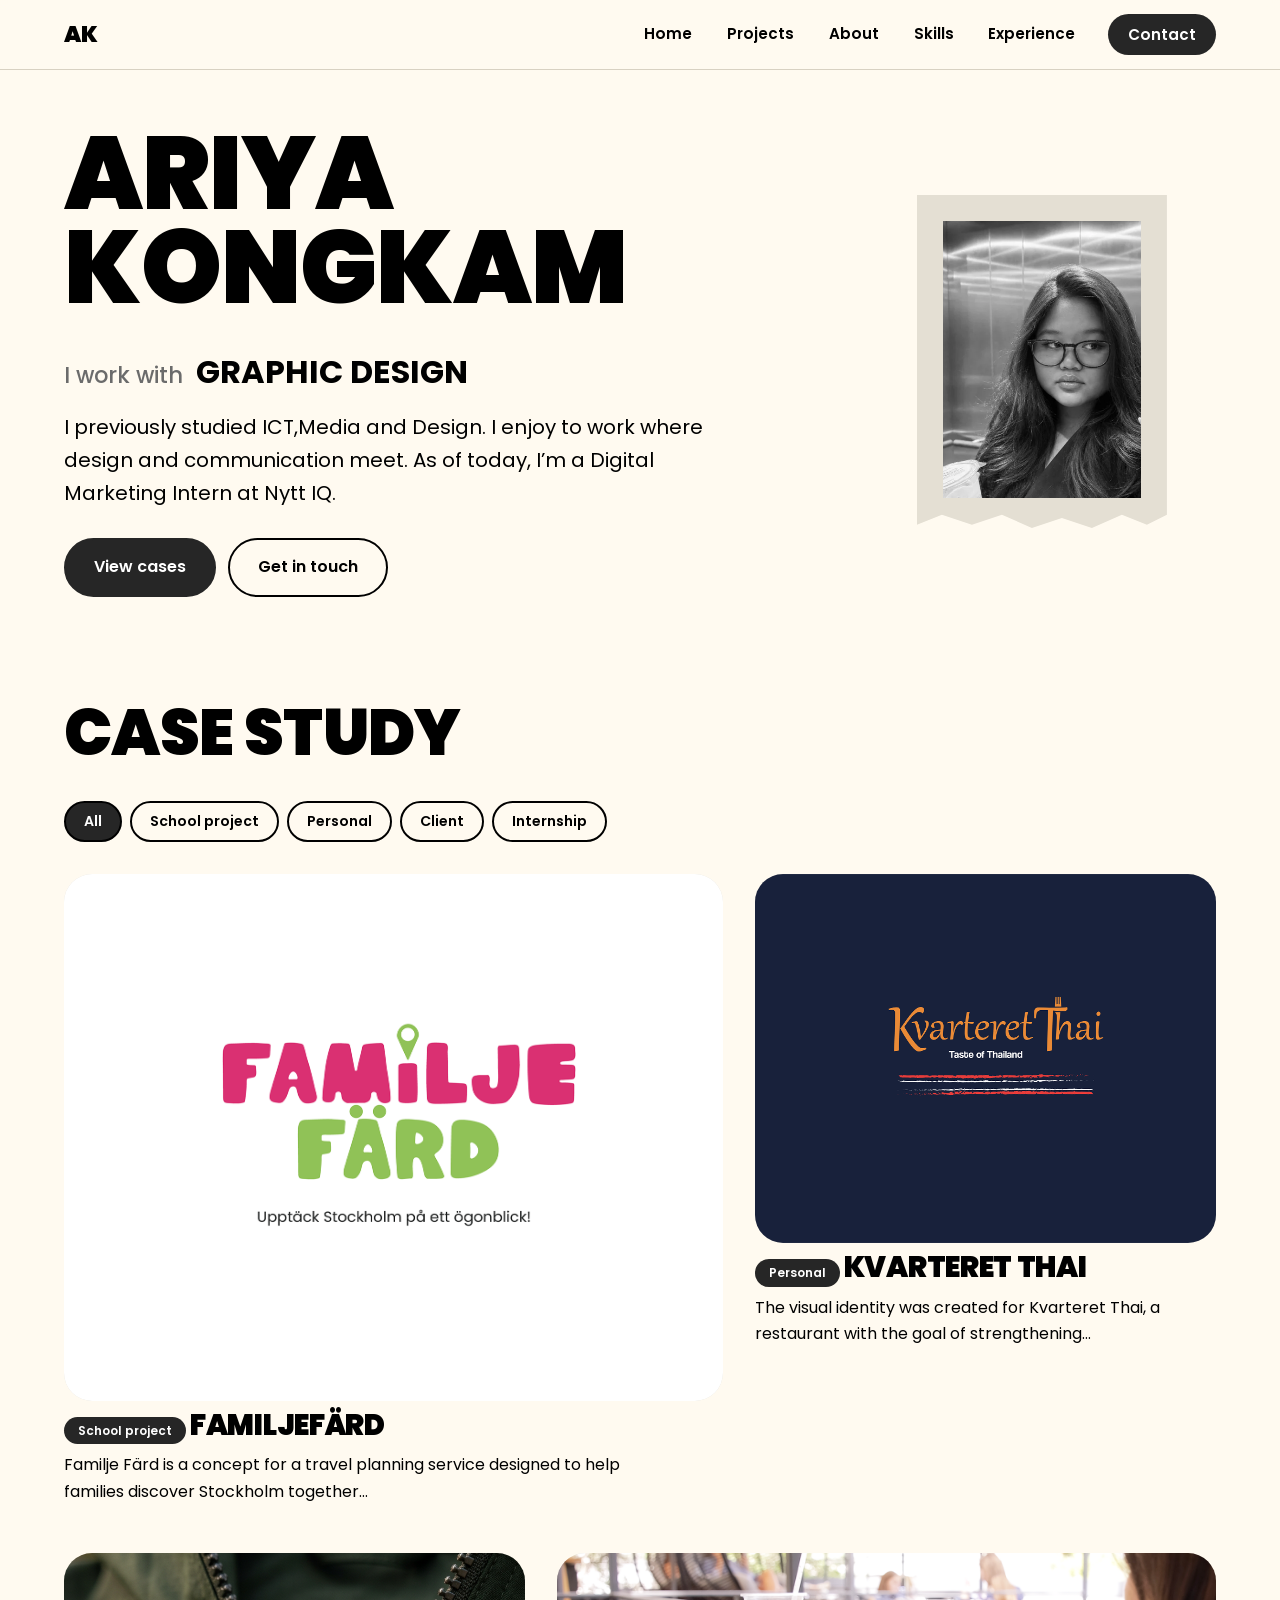
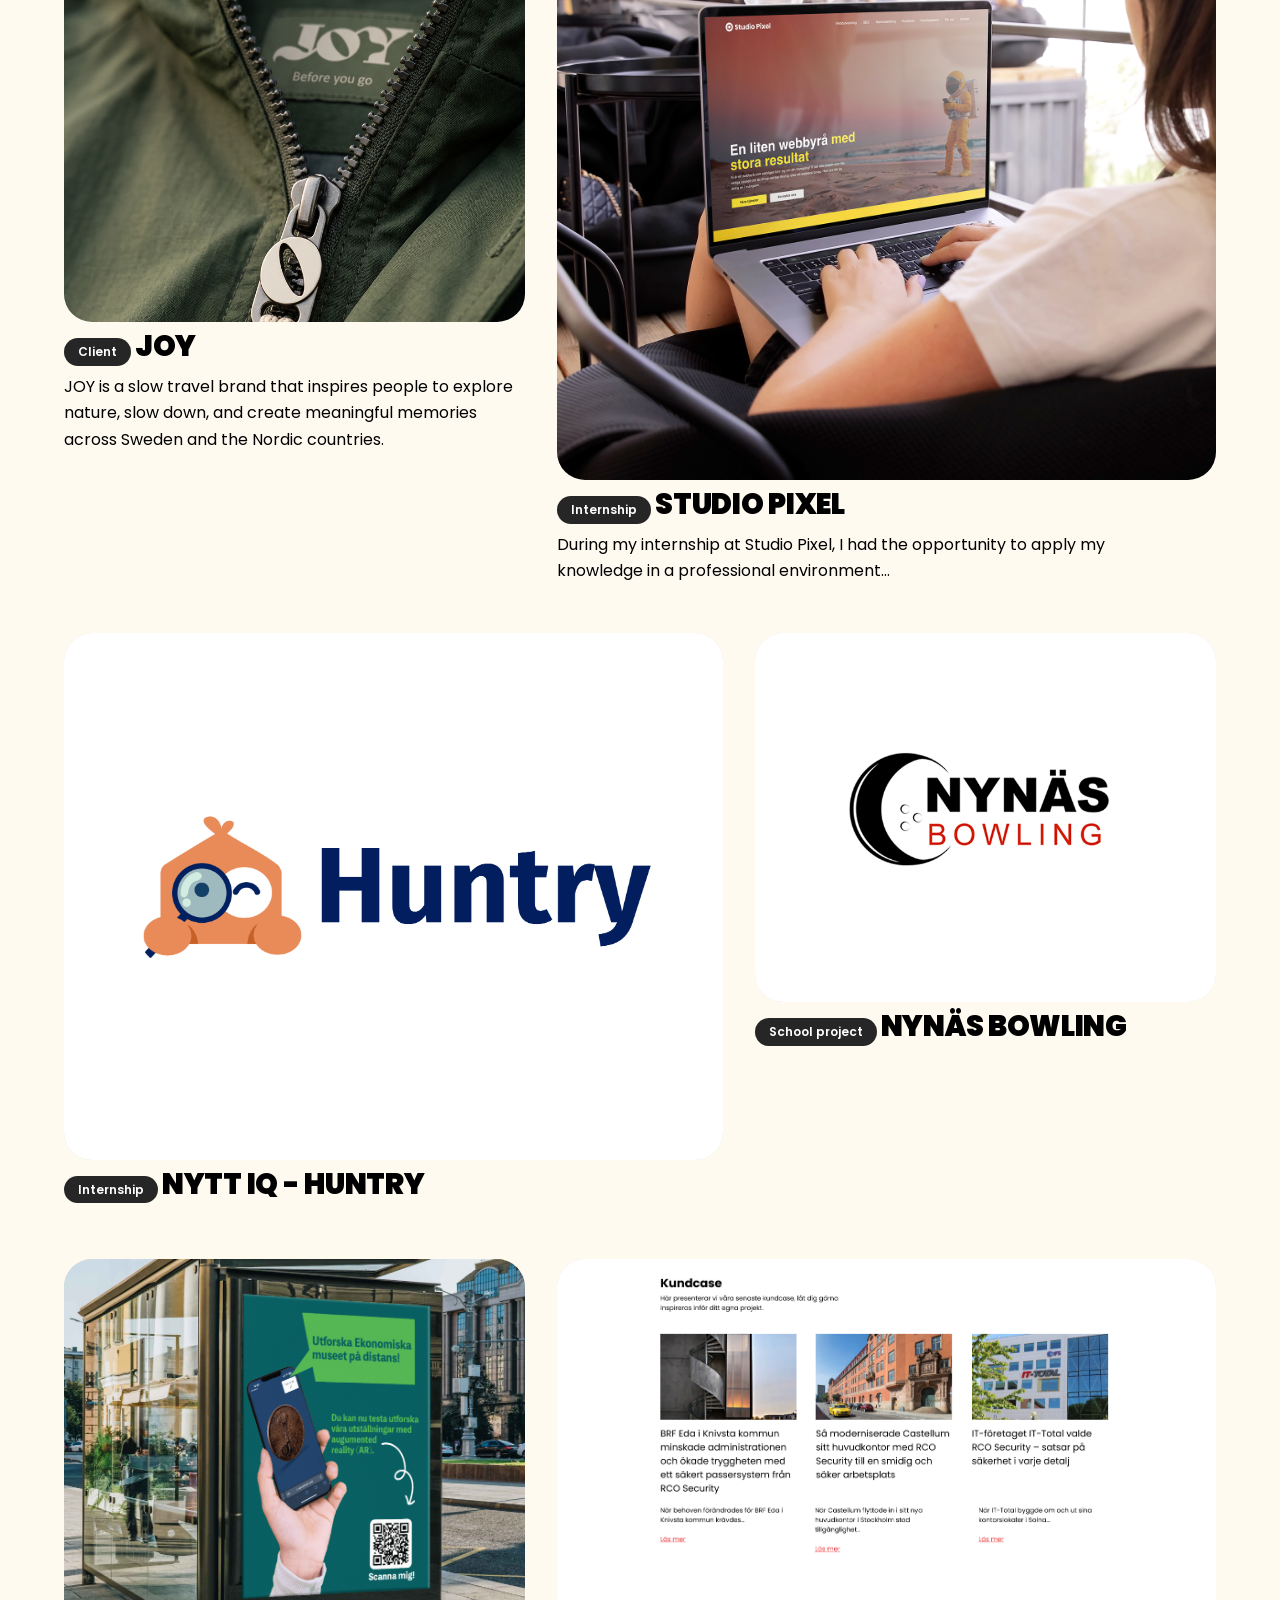
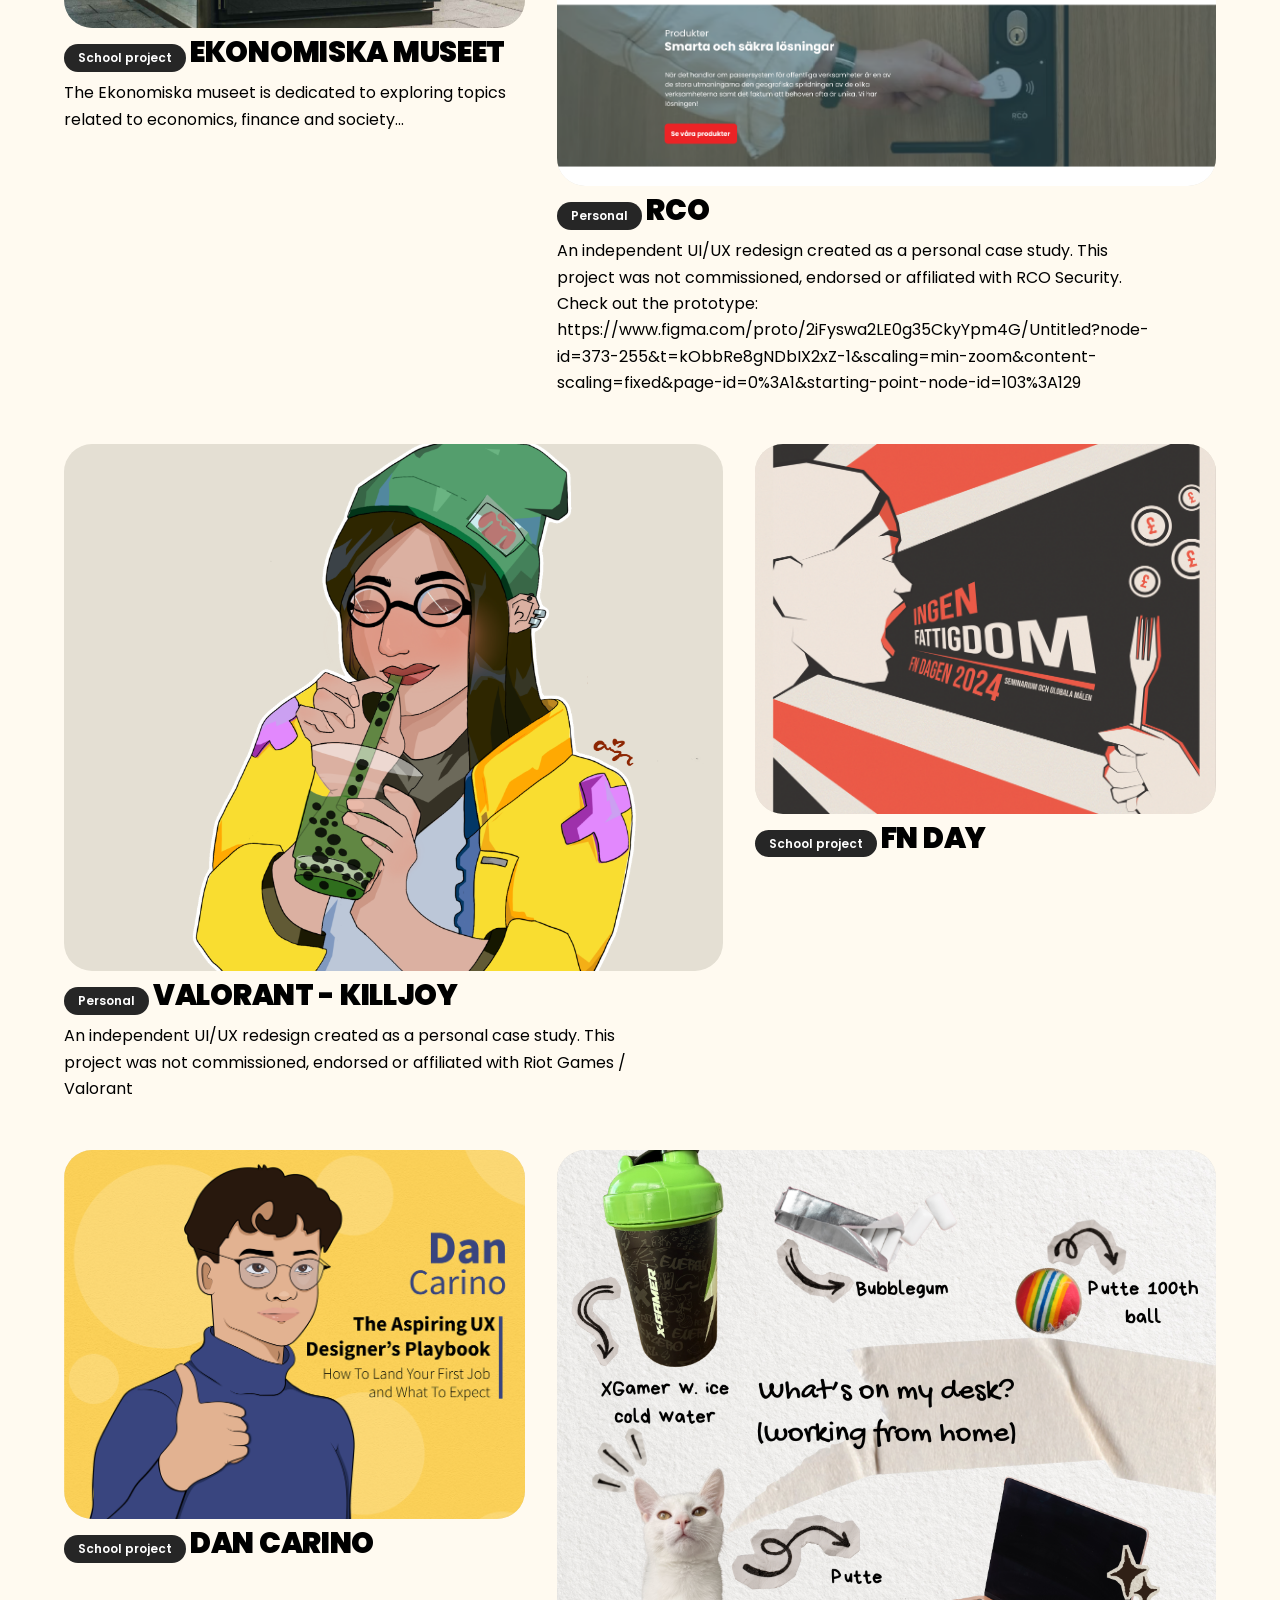
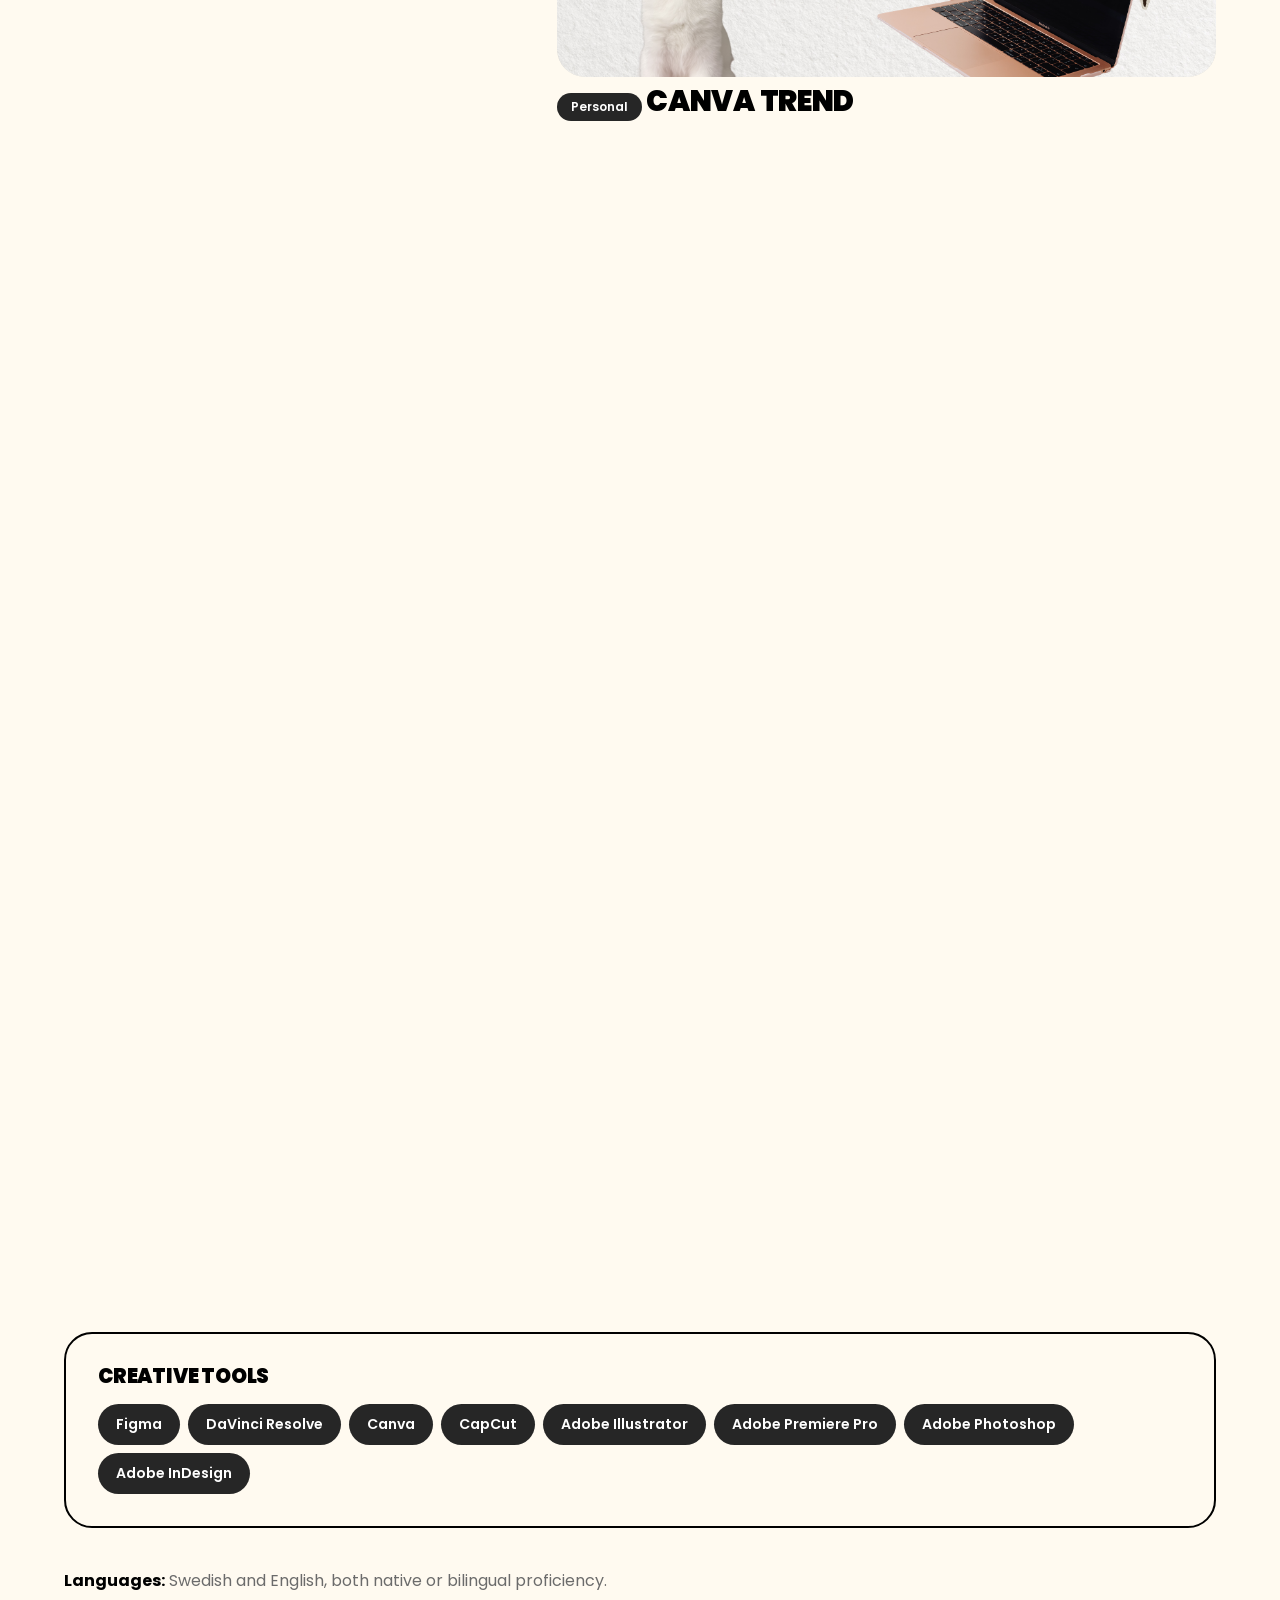
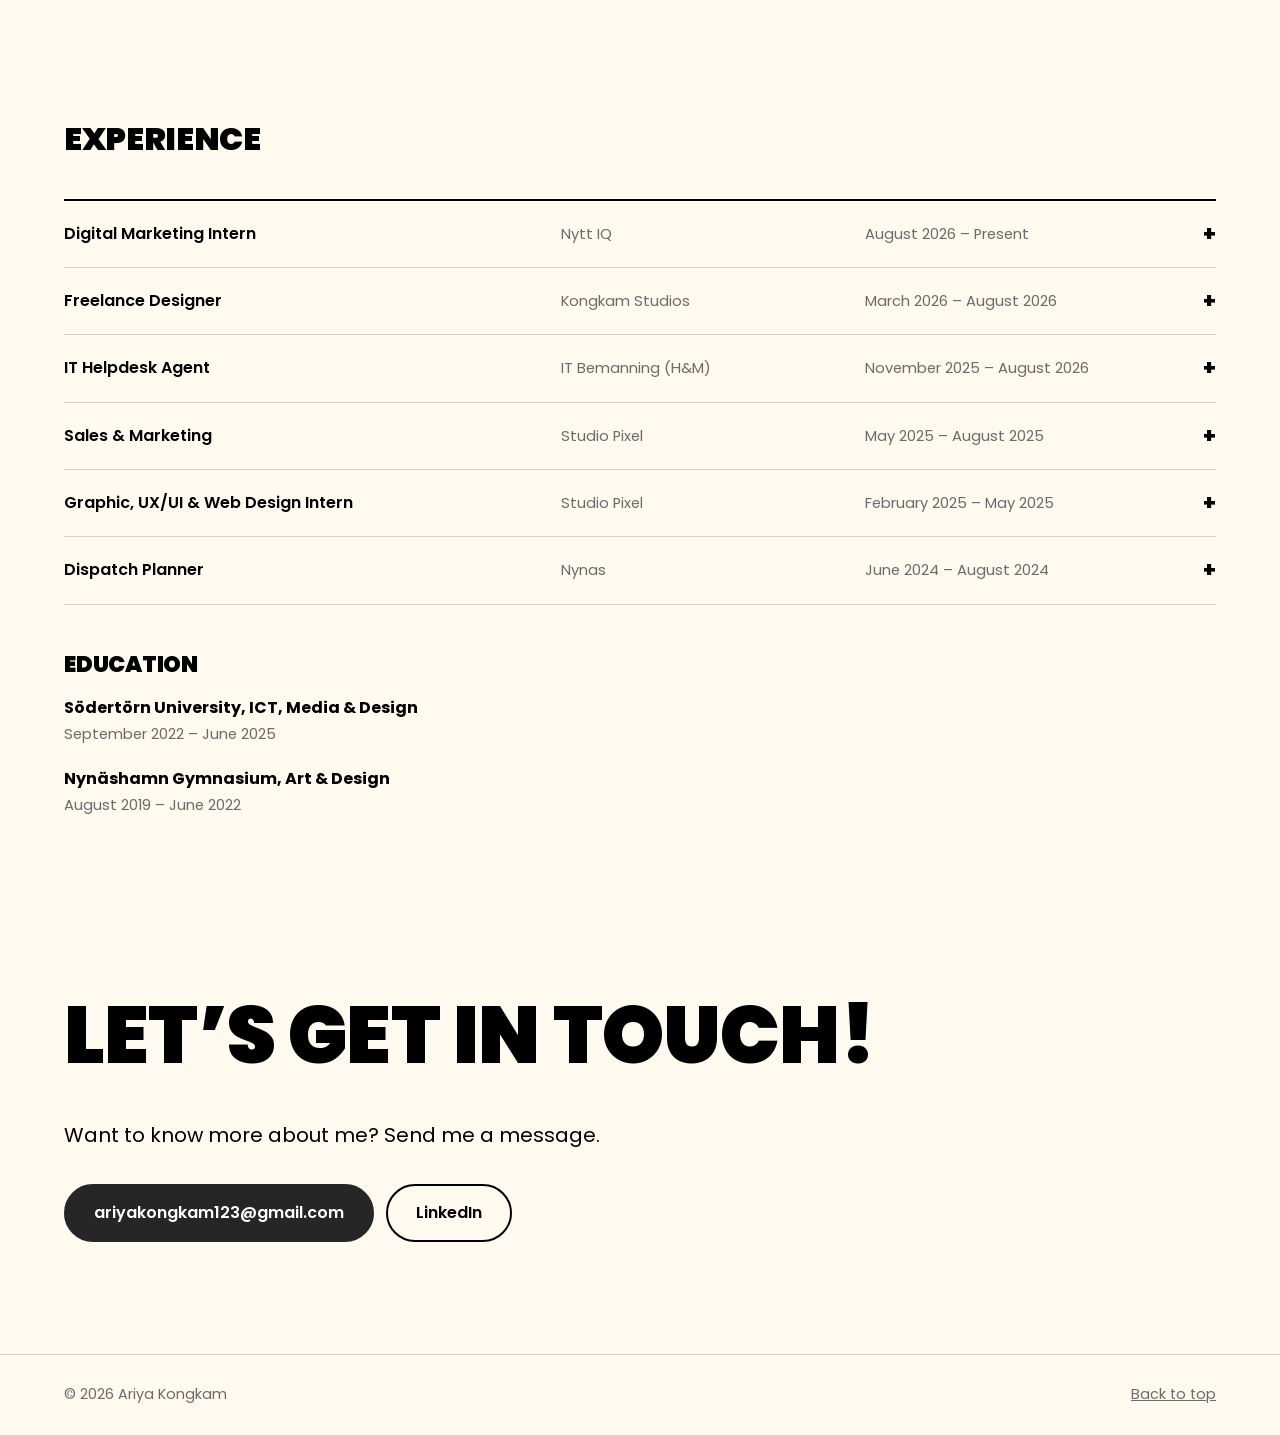
<file: index.html>
<!DOCTYPE html>
<html lang="en">
<head>
<meta charset="utf-8">
<meta name="viewport" content="width=device-width, initial-scale=1">
<title>Ariya Kongkam | UX/UI, Graphic Design & Digital Marketing</title>
<meta name="description" content="Portfolio of Ariya Kongkam: UX/UI and graphic design, digital marketing and social media. Based in Stockholm.">
<meta property="og:title" content="Ariya Kongkam | Portfolio">
<meta property="og:description" content="UX/UI, graphic design and digital marketing.">
<meta property="og:type" content="website">
<link rel="preconnect" href="https://fonts.googleapis.com">
<link rel="preconnect" href="https://fonts.gstatic.com" crossorigin>
<link href="https://fonts.googleapis.com/css2?family=Poppins:wght@400;500;600;800;900&display=swap" rel="stylesheet">
<link rel="stylesheet" href="style.css">
<link rel="stylesheet" href="modal.css">
<script type="application/ld+json">
{"@context":"https://schema.org","@type":"Person","name":"Ariya Kongkam","jobTitle":"Digital Marketing Intern, UX/UI and Graphic Designer","email":"mailto:ariyakongkam123@gmail.com","sameAs":["https://www.linkedin.com/in/ariya-kongkam/"],"alumniOf":"Södertörn University"}
</script>
</head>
<body>
<a class="skip" href="#main">Skip to content</a>

<header class="nav">
  <a class="logo" href="#home" aria-label="Ariya Kongkam, home">AK</a>
  <button class="burger" aria-label="Open menu" aria-expanded="false" aria-controls="menu"><span></span><span></span></button>
  <nav id="menu" aria-label="Main">
    <a href="#home">Home</a>
    <a href="#projects">Projects</a>
    <a href="#about">About</a>
    <a href="#skills">Skills</a>
    <a href="#experience">Experience</a>
    <a href="#contact" class="pill-link">Contact</a>
  </nav>
</header>

<main id="main">
<section id="home" class="hero">
  <div class="hero-text">
    <h1>Ariya<br>Kongkam</h1>
    <p class="role-line"><span>I work with</span>
      <span class="roles" aria-live="off">
        <b class="on">UX/UI design</b><b>graphic design</b><b>digital marketing</b>
      </span>
    </p>
    <p class="lead">I previously studied ICT,Media and Design. I enjoy to work where design and communication meet. As of today, I’m a Digital Marketing Intern at Nytt IQ.</p>
    <div class="actions">
      <a class="btn" href="#projects">View cases</a>
      <a class="btn ghost" href="#contact">Get in touch</a>
    </div>
  </div>
  <div class="hero-photo" aria-hidden="false">
    <div class="paper">
      <div class="photo"><img src="ariya.png" alt="Portrait of Ariya Kongkam"></div>
    </div>
  </div>
</section>

<section id="projects">
  <h2>Case study</h2>
  <div class="filters" id="filters" role="group" aria-label="Filter projects"></div>
  <div class="grid" id="project-grid"></div>
</section>

<section id="about">
  <h2>About me</h2>
  <div class="about-grid">
    <p class="big-text">I'm a creative and organized person who enjoys working with both design and communication.</p>
    <div class="prose">
      <p>I studied ICT, Media and Design at Södertörn University, since then I've worked within graphic- and UX/UI design, web design, sales and marketing, IT support and logistics planning.</p>
      <p>I'm detail-oriented and curious, and I like learning new things. I work best in a structured way, but at the same time get the chance to be creative.</p>
    </div>
  </div>
</section>

<section id="skills">
  <h2>Skills</h2>
  <div class="skill-groups" id="skill-groups"></div>
  <p class="langs"><b>Languages:</b> Swedish and English, both native or bilingual proficiency.</p>
</section>

<section id="experience">
  <h2>Experience</h2>
  <div class="exp" id="timeline"></div>
  <h3 class="sub">Education</h3>
  <ul class="edu" id="edu"></ul>
</section>

<section id="contact" class="contact">
  <h2>Let’s get in touch!</h2>
  <p class="lead">Want to know more about me? Send me a message.</p>
  <div class="contact-links">
    <a class="btn" href="mailto:ariyakongkam123@gmail.com">ariyakongkam123@gmail.com</a>
    <a class="btn ghost" href="https://www.linkedin.com/in/ariya-kongkam/" target="_blank" rel="noopener">LinkedIn</a>
    <!-- [OTHER LINKS]: Instagram, Behance, Dribbble, etc. Copy a line above and change the link. -->
  </div>
</section>
</main>

<footer><span>© <span id="year"></span> Ariya Kongkam</span><a href="#home">Back to top</a></footer>
<script src="script.js"></script>
<script src="case-studies.js"></script>
</body>
</html>
</file>
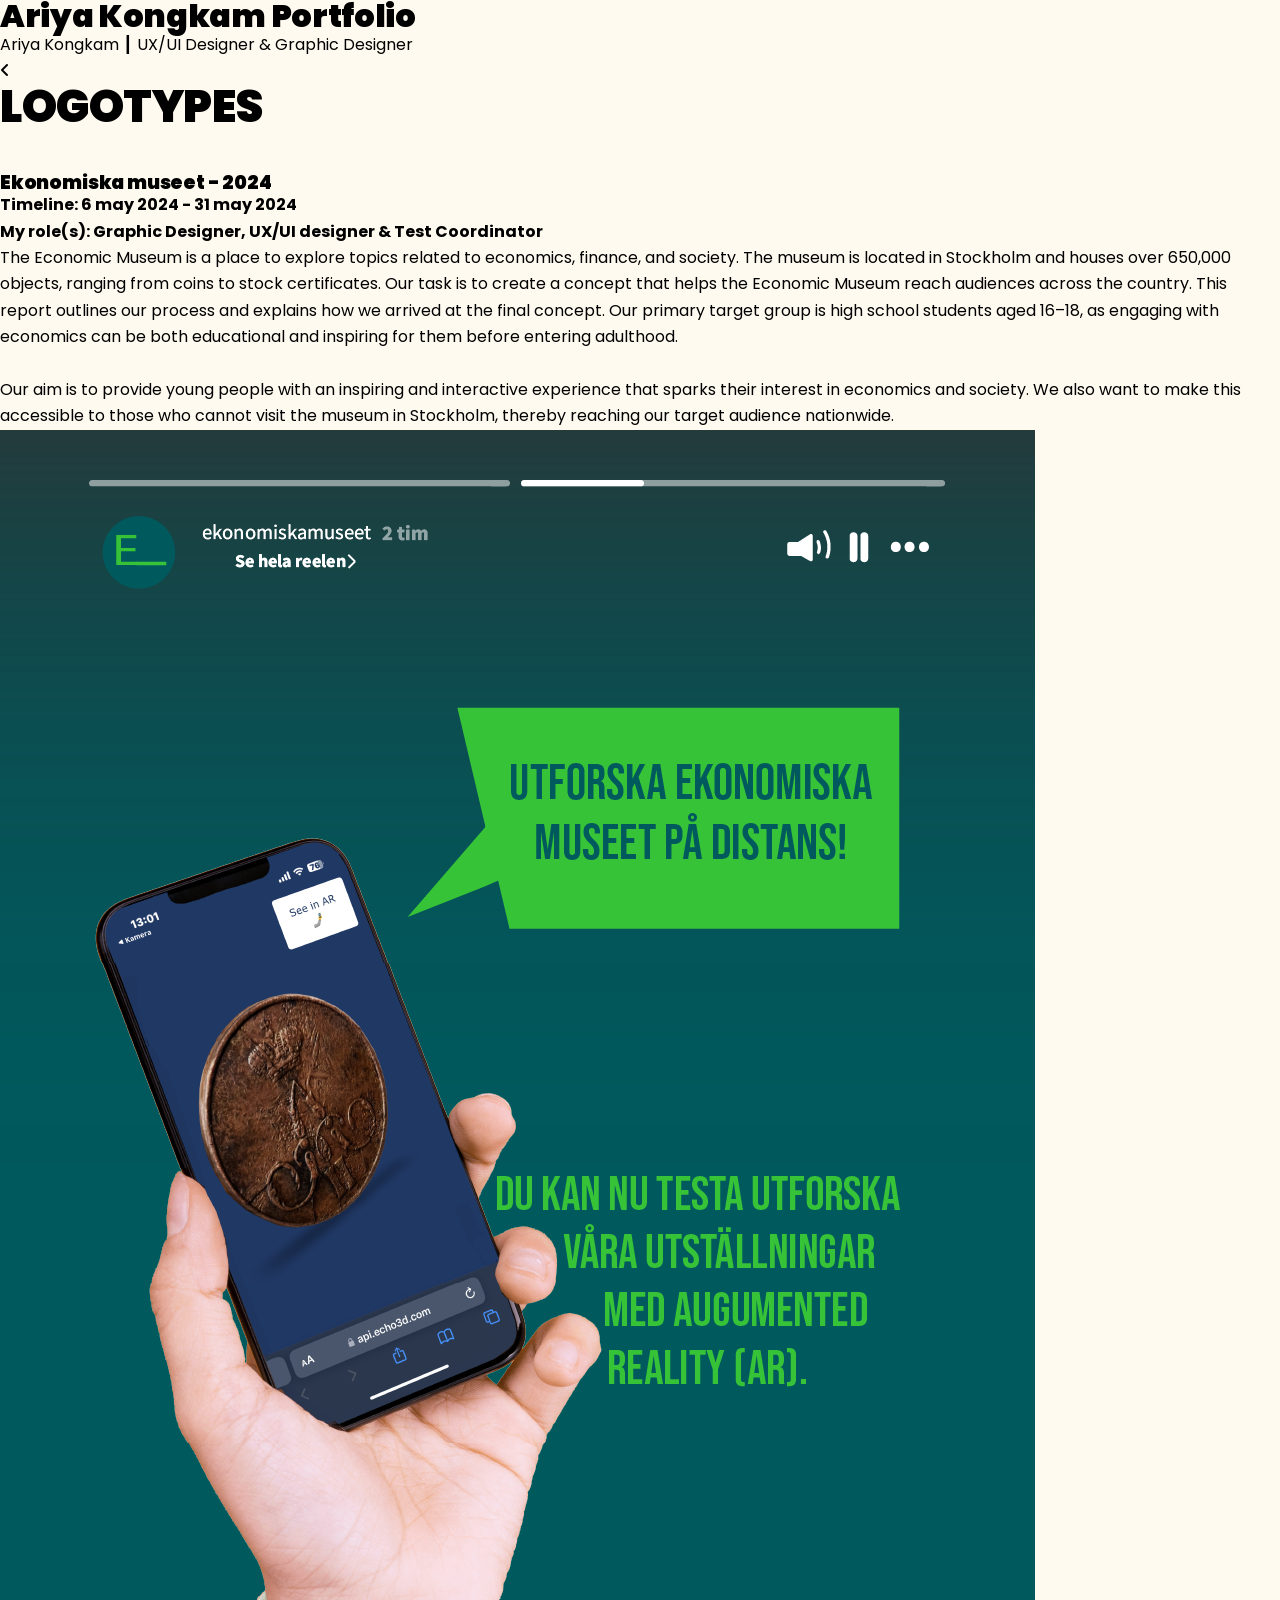
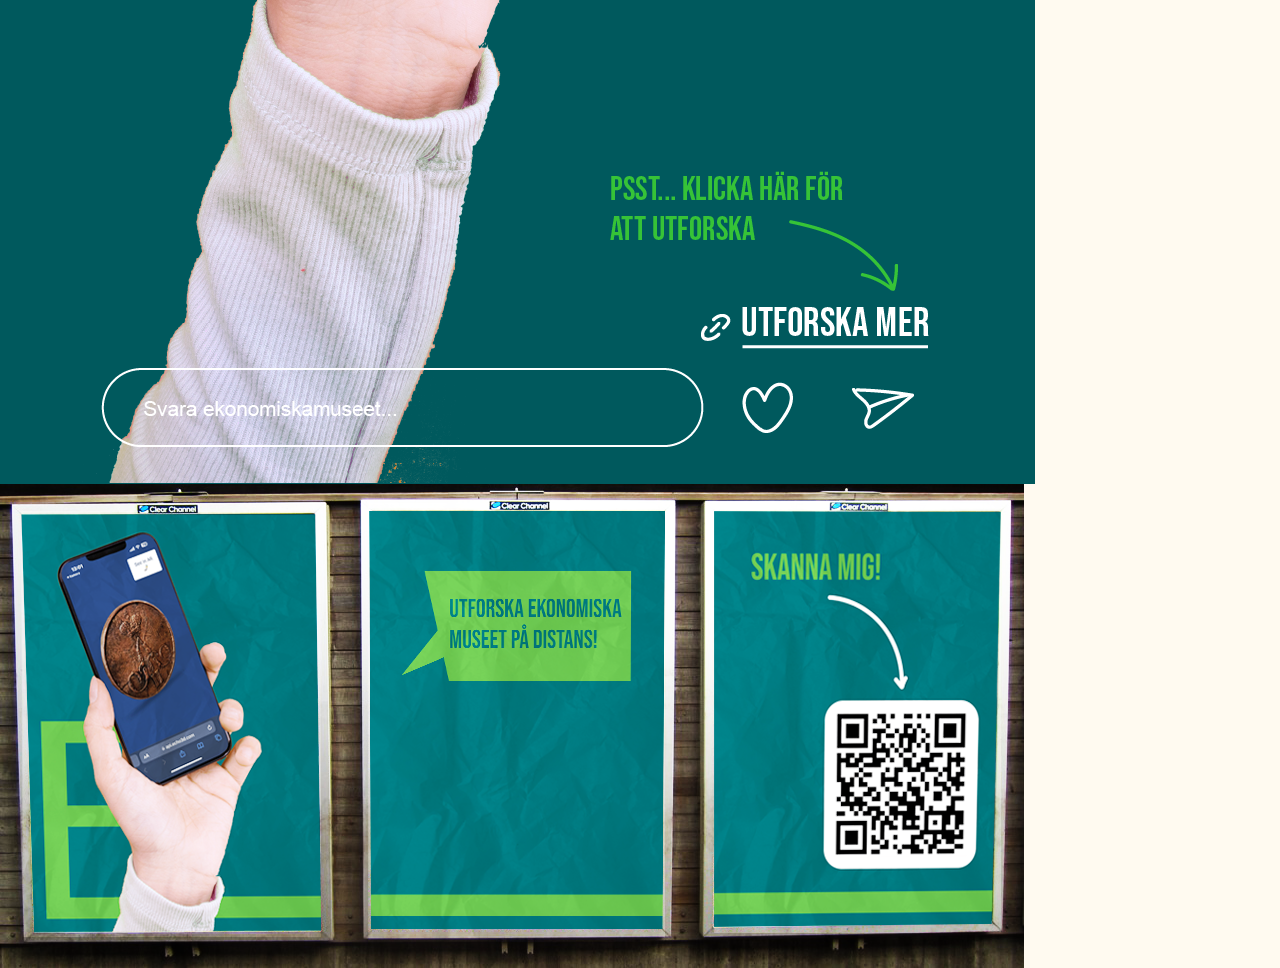
<file: ekonomiska.html>
<!DOCTYPE html>
<html>
    <head>
        <link rel="preconnect" href="https://fonts.googleapis.com">
        <link rel="preconnect" href="https://fonts.gstatic.com" crossorigin>
        <link href="https://fonts.googleapis.com/css2?family=Cedarville+Cursive&family=Poppins:ital,wght@0,100;0,200;0,300;0,400;0,500;0,600;0,700;0,800;0,900;1,100;1,200;1,300;1,400;1,500;1,600;1,700;1,800;1,900&display=swap" rel="stylesheet">

        <link rel="icon" type="image/x-icon" href="favi2.ico">
        <link rel="stylesheet" href="style.css">
        <title>Ariya Kongkam Portfolio</title>

        <link rel="stylesheet" href="https://cdnjs.cloudflare.com/ajax/libs/font-awesome/6.4.0/css/all.min.css">
    </head>

<body>
    <h1>Ariya Kongkam Portfolio</h1></a>
    <div class="underr">
        <a>Ariya Kongkam ┃ UX/UI Designer & Graphic Designer</a>
    </div>
    
<!--
<ul class="nav">
    <li><a href="#logotypes">Logotypes</a></li>
    <li><a href="#mockups">Mockups</a></li>
    <li><a href="#posters">Posters</a></li>
    <li><a href="">About Me</a></li>
    <li><a href="">Contact Me</a></li>
</ul>
-->

<div class="backicon">
    <a href="index.html"><i class="fa-solid fa-angle-left"></i></a>
    <h2>Logotypes</h2>
</div>

<div class="design">
    <h3>Ekonomiska museet - 2024</h3>
    <h4>Timeline: 6 may 2024 - 31 may 2024<br>
        My role(s): Graphic Designer, UX/UI designer & Test Coordinator</h4>

    <p>The Economic Museum is a place to explore topics related to economics, finance, and society. The museum is located in Stockholm and houses over 650,000 objects, ranging from coins to stock certificates. Our task is to create a concept that helps the Economic Museum reach audiences across the country. This report outlines our process and explains how we arrived at the final concept. Our primary target group is high school students aged 16–18, as engaging with economics can be both educational and inspiring for them before entering adulthood.<br><br>
        Our aim is to provide young people with an inspiring and interactive experience that sparks their interest in economics and society. We also want to make this accessible to those who cannot visit the museum in Stockholm, thereby reaching our target audience nationwide.</p>
    <img src="mockup_ekonmiska1.png"></a>
    <img src="mockup_ekonmiska2.png"></a>
</div>

</body>
</html>
</file>
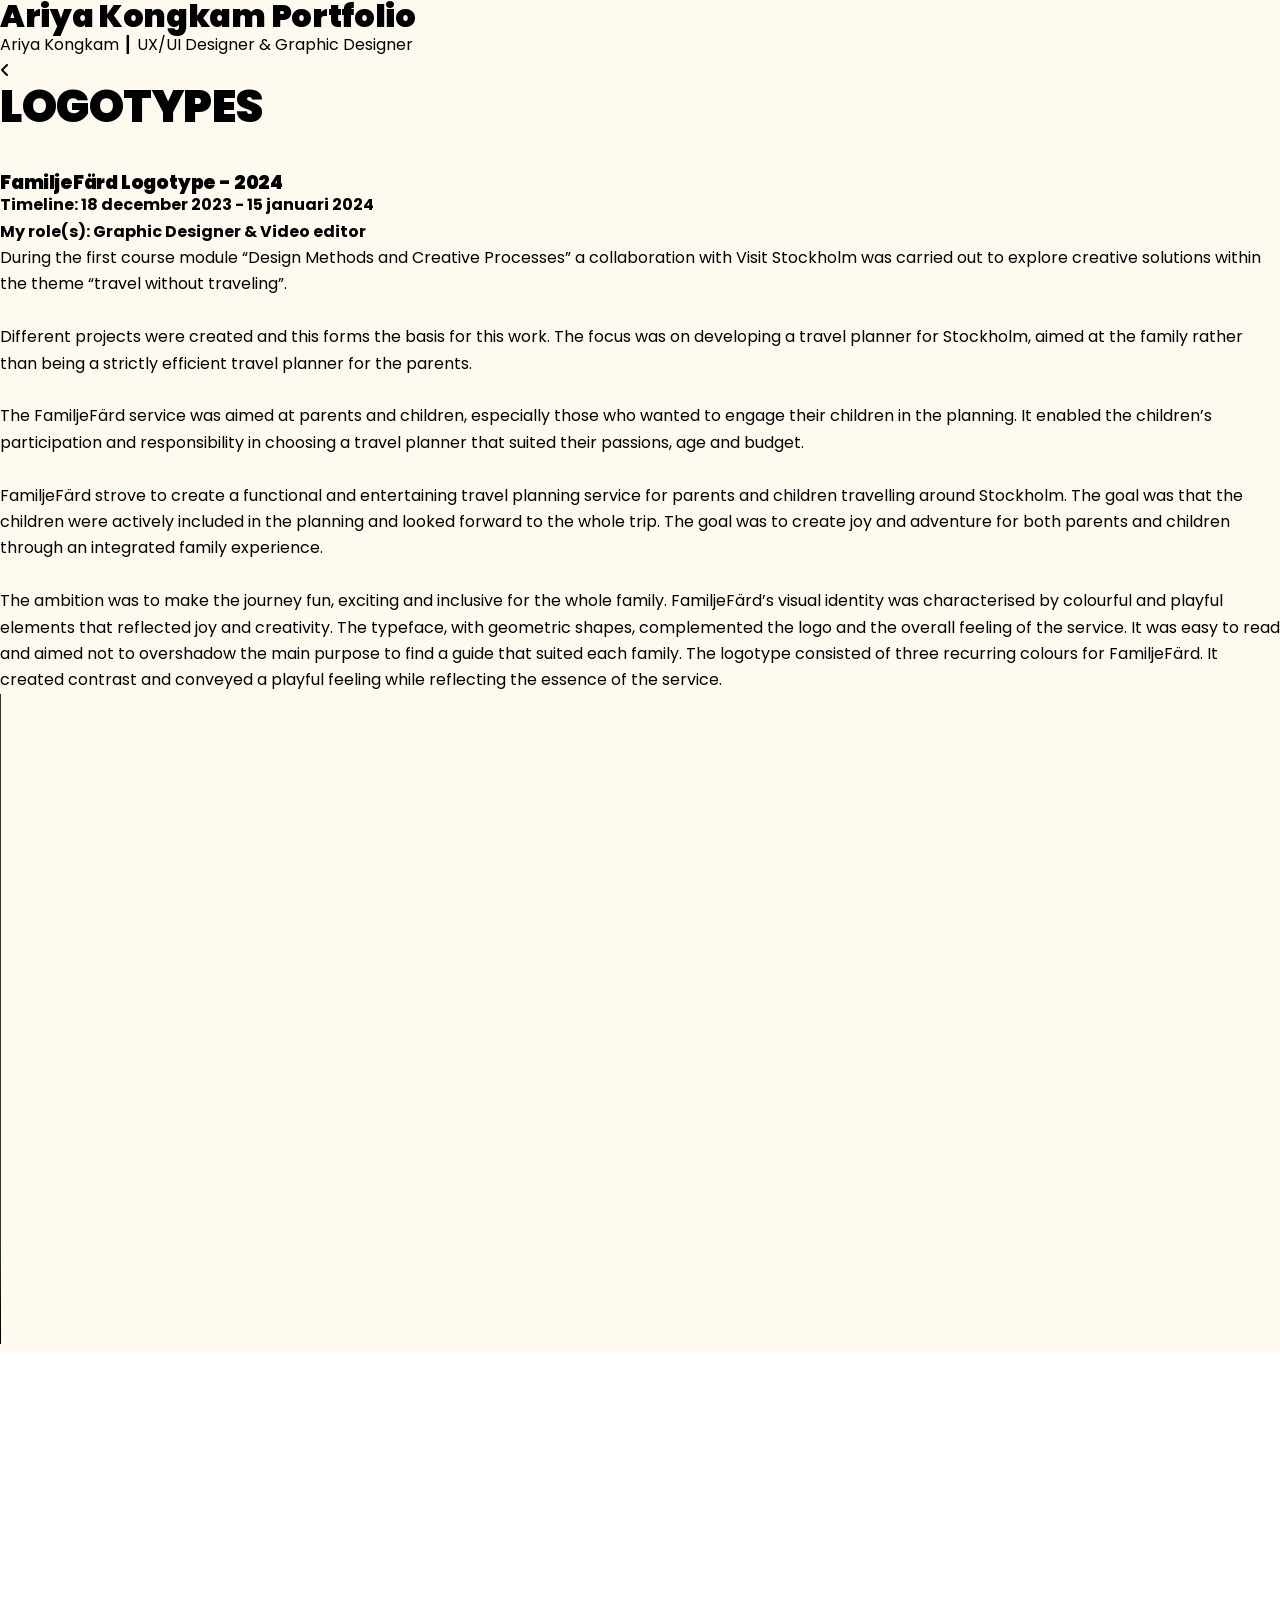
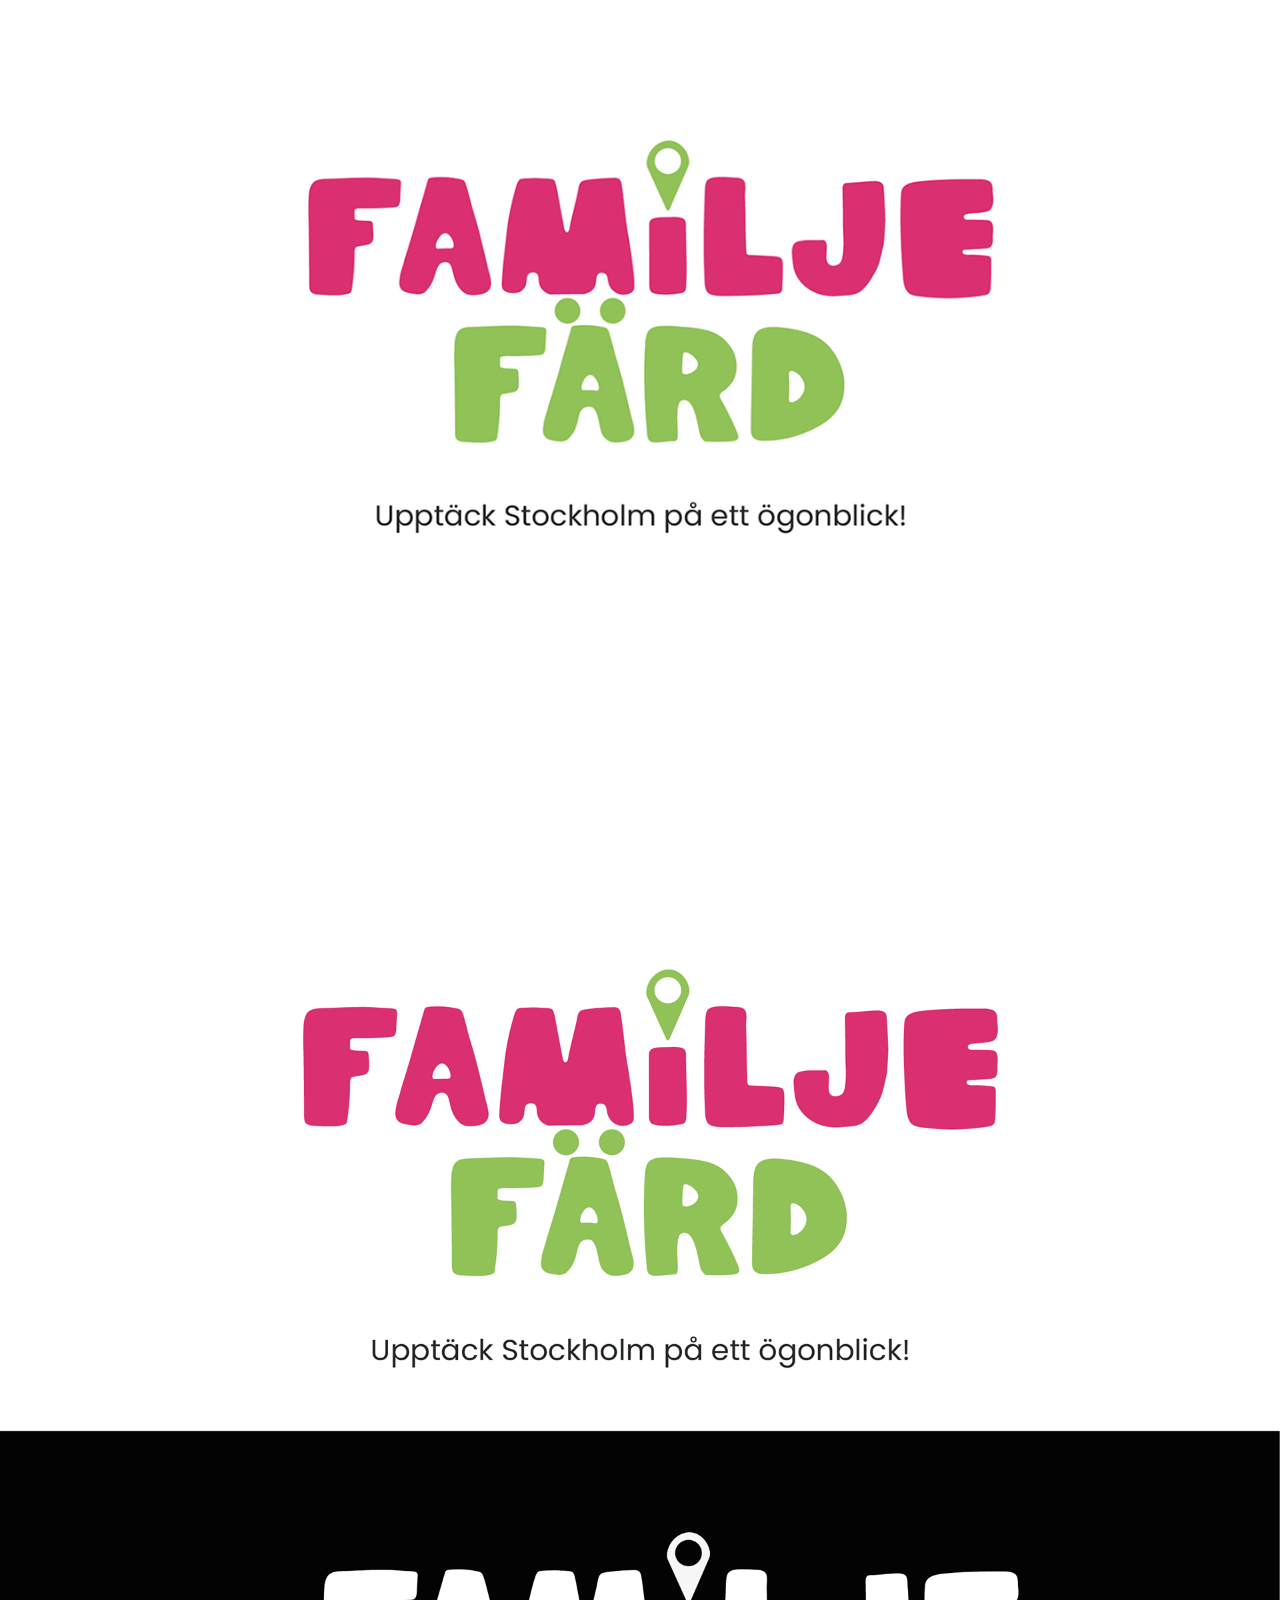
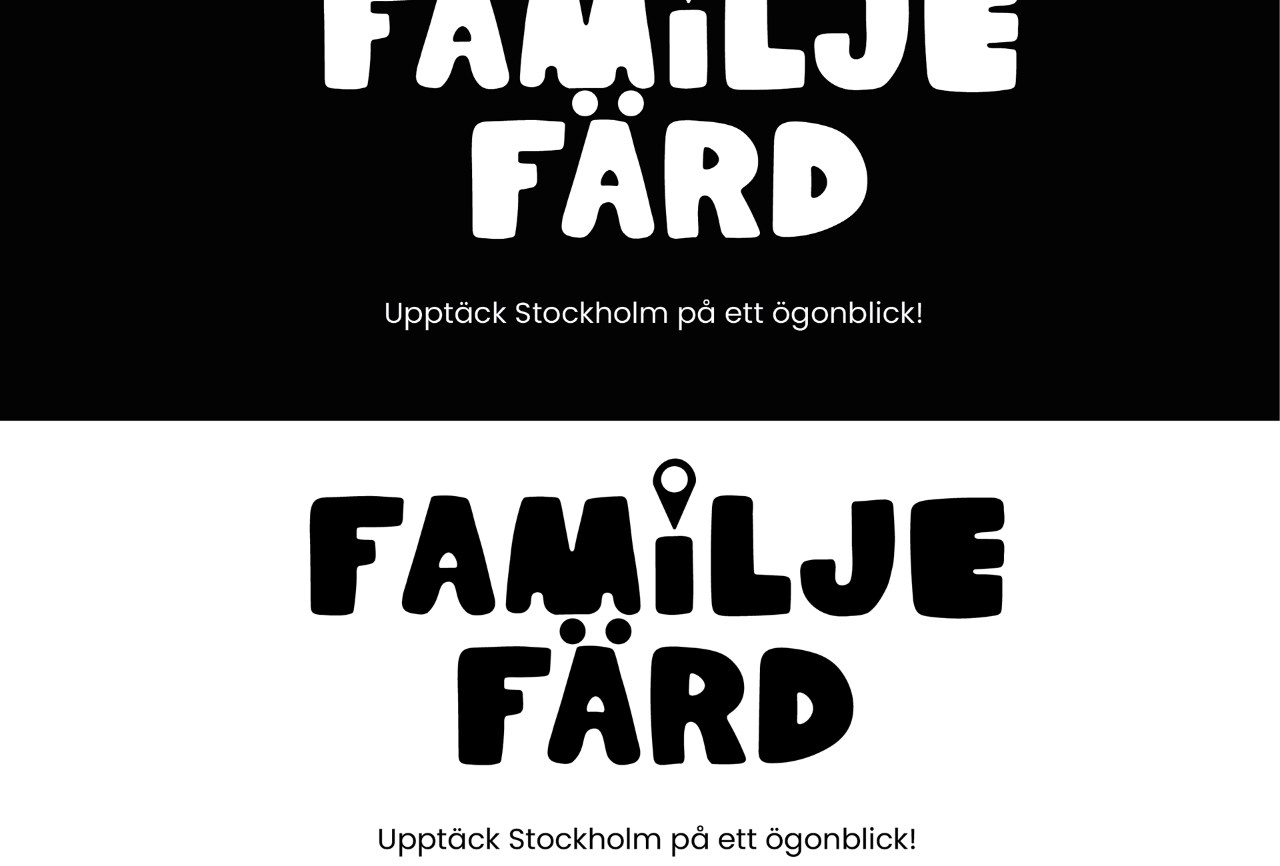
<file: familjefard.html>
<!DOCTYPE html>
<html>
    <head>
        <link rel="preconnect" href="https://fonts.googleapis.com">
        <link rel="preconnect" href="https://fonts.gstatic.com" crossorigin>
        <link href="https://fonts.googleapis.com/css2?family=Cedarville+Cursive&family=Poppins:ital,wght@0,100;0,200;0,300;0,400;0,500;0,600;0,700;0,800;0,900;1,100;1,200;1,300;1,400;1,500;1,600;1,700;1,800;1,900&display=swap" rel="stylesheet">

        <link rel="icon" type="image/x-icon" href="favi2.ico">
        <link rel="stylesheet" href="style.css">
        <title>Ariya Kongkam Portfolio</title>

        <link rel="stylesheet" href="https://cdnjs.cloudflare.com/ajax/libs/font-awesome/6.4.0/css/all.min.css">
    </head>

<body>
    <h1>Ariya Kongkam Portfolio</h1>
    <div class="underr">
        <a>Ariya Kongkam ┃ UX/UI Designer & Graphic Designer</a>
    </div>

<!--
<ul class="nav">
    <li><a href="#logotypes">Logotypes</a></li>
    <li><a href="#mockups">Mockups</a></li>
    <li><a href="#posters">Posters</a></li>
    <li><a href="">About Me</a></li>
    <li><a href="">Contact Me</a></li>
</ul>
-->

<div class="backicon">
    <a href="index.html"><i class="fa-solid fa-angle-left"></i></a>
    <h2>Logotypes</h2>
</div>

<div class="design">
    <h3>FamiljeFärd Logotype - 2024</h3>
    <h4>Timeline: 18 december 2023 - 15 januari 2024<br>
        My role(s): Graphic Designer & Video editor</h4>

    <p>During the first course module “Design Methods and Creative Processes” a collaboration with Visit Stockholm was carried out to explore creative solutions within the theme “travel without traveling”.<br><br>
        Different projects were created and this forms the basis for this work. The focus was on developing a travel planner for Stockholm, aimed at the family rather than being a strictly efficient travel planner for the parents.<br><br>
        The FamiljeFärd service was aimed at parents and children, especially those who wanted to engage their children in the planning. It enabled the children’s participation and responsibility in choosing a travel planner that suited their passions, age and budget.<br><br>
        FamiljeFärd strove to create a functional and entertaining travel planning service for parents and children travelling around Stockholm. The goal was that the children were actively included in the planning and looked forward to the whole trip. The goal was to create joy and adventure for both parents and children through an integrated family experience.<br><br>
        The ambition was to make the journey fun, exciting and inclusive for the whole family. FamiljeFärd’s visual identity was characterised by colourful and playful elements that reflected joy and creativity. The typeface, with geometric shapes, complemented the logo and the overall feeling of the service. It was easy to read and aimed not to overshadow the main purpose to find a guide that suited each family. The logotype consisted of three recurring colours for FamiljeFärd. It created contrast and conveyed a playful feeling while reflecting the essence of the service.</p>
<video width="1200" height="650" controls>
    <source src="video_familjefard.mp4" type="video/mp4">
    Your browser does not support the video tag.
</video>

<img src="logotype_familjefard1.png">
<img src="logotype_familjefard.png">
</div>

</body>

</html>
</file>
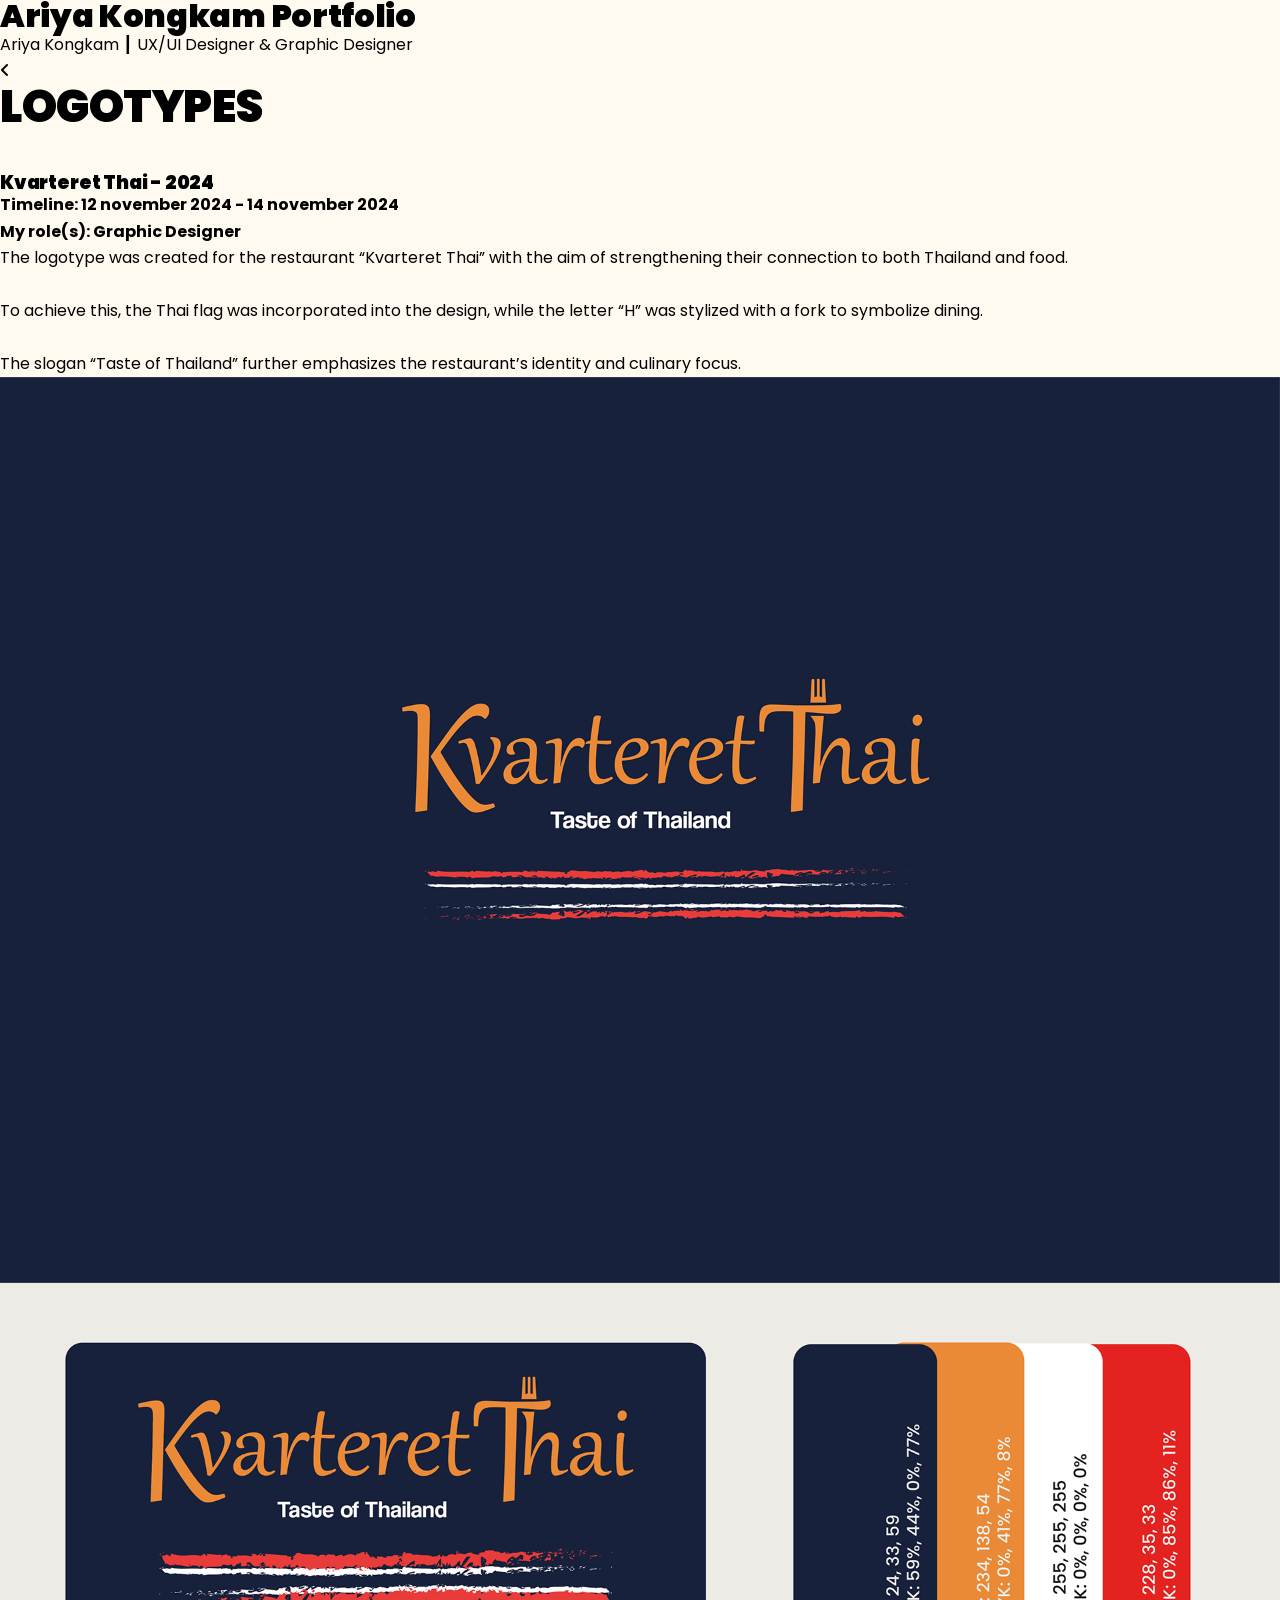
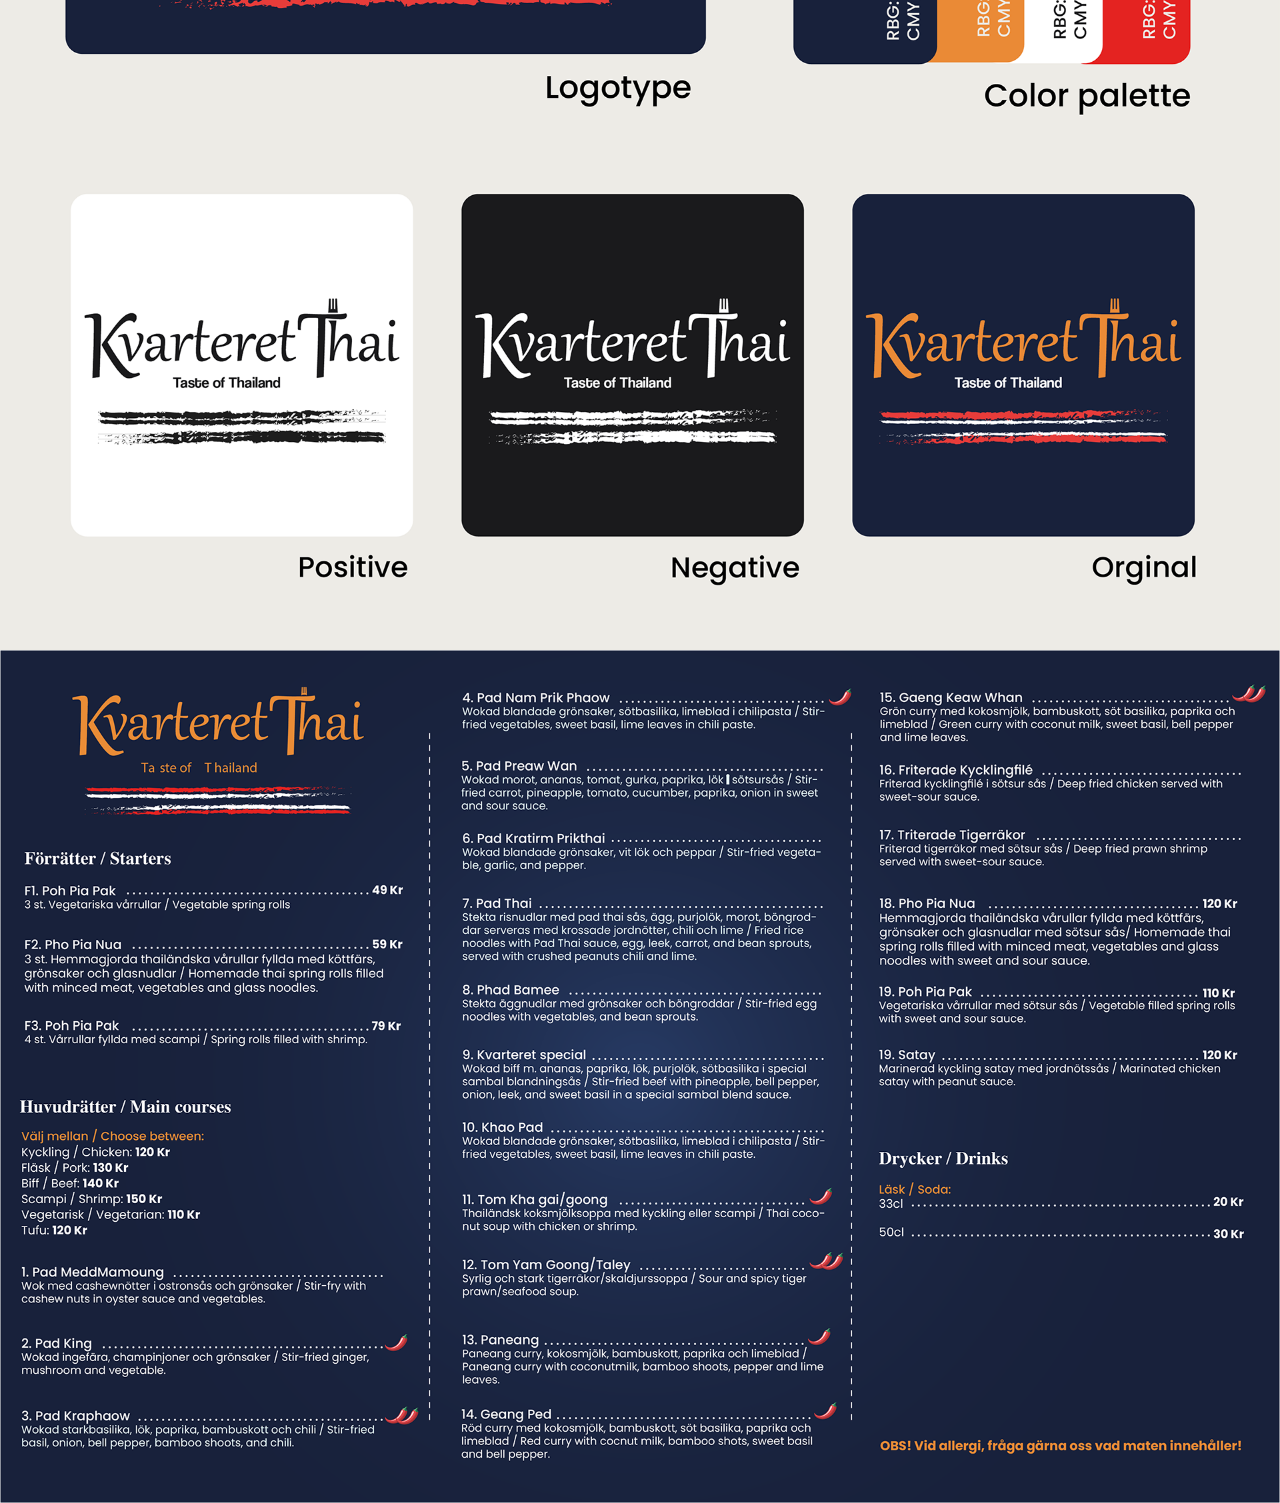
<file: kvarteretthai.html>
<!DOCTYPE html>
<html>
    <head>
        <link rel="preconnect" href="https://fonts.googleapis.com">
        <link rel="preconnect" href="https://fonts.gstatic.com" crossorigin>
        <link href="https://fonts.googleapis.com/css2?family=Cedarville+Cursive&family=Poppins:ital,wght@0,100;0,200;0,300;0,400;0,500;0,600;0,700;0,800;0,900;1,100;1,200;1,300;1,400;1,500;1,600;1,700;1,800;1,900&display=swap" rel="stylesheet">

        <link rel="icon" type="image/x-icon" href="favi2.ico">
        <link rel="stylesheet" href="style.css">
        <title>Ariya Kongkam Portfolio</title>

        <link rel="stylesheet" href="https://cdnjs.cloudflare.com/ajax/libs/font-awesome/6.4.0/css/all.min.css">
    </head>

<body>
    <h1>Ariya Kongkam Portfolio</h1></a>
    <div class="underr">
        <a>Ariya Kongkam ┃ UX/UI Designer & Graphic Designer</a>
    </div>
    
<!--
<ul class="nav">
    <li><a href="#logotypes">Logotypes</a></li>
    <li><a href="#mockups">Mockups</a></li>
    <li><a href="#posters">Posters</a></li>
    <li><a href="">About Me</a></li>
    <li><a href="">Contact Me</a></li>
</ul>
-->

<div class="backicon">
    <a href="index.html"><i class="fa-solid fa-angle-left"></i></a>
    <h2>Logotypes</h2>
</div>

<div class="design">
    <h3>Kvarteret Thai - 2024</h3>
    <h4>Timeline: 12 november 2024 - 14 november 2024<br>
        My role(s): Graphic Designer</h4>

    <p>The logotype was created for the restaurant “Kvarteret Thai” with the aim of strengthening their connection to both Thailand and food.<br><br>
        To achieve this, the Thai flag was incorporated into the design, while the letter “H” was stylized with a fork to symbolize dining.<br><br>
        The slogan “Taste of Thailand” further emphasizes the restaurant’s identity and culinary focus.</p>
    <img src="logotype_kvarteretthai.png"></a>
    <img src="moodboard_kvarteretthai.png"></a>
    <img src="mockup_kvarteretthai.png"></a>
</div>

</body>

</html>
</file>
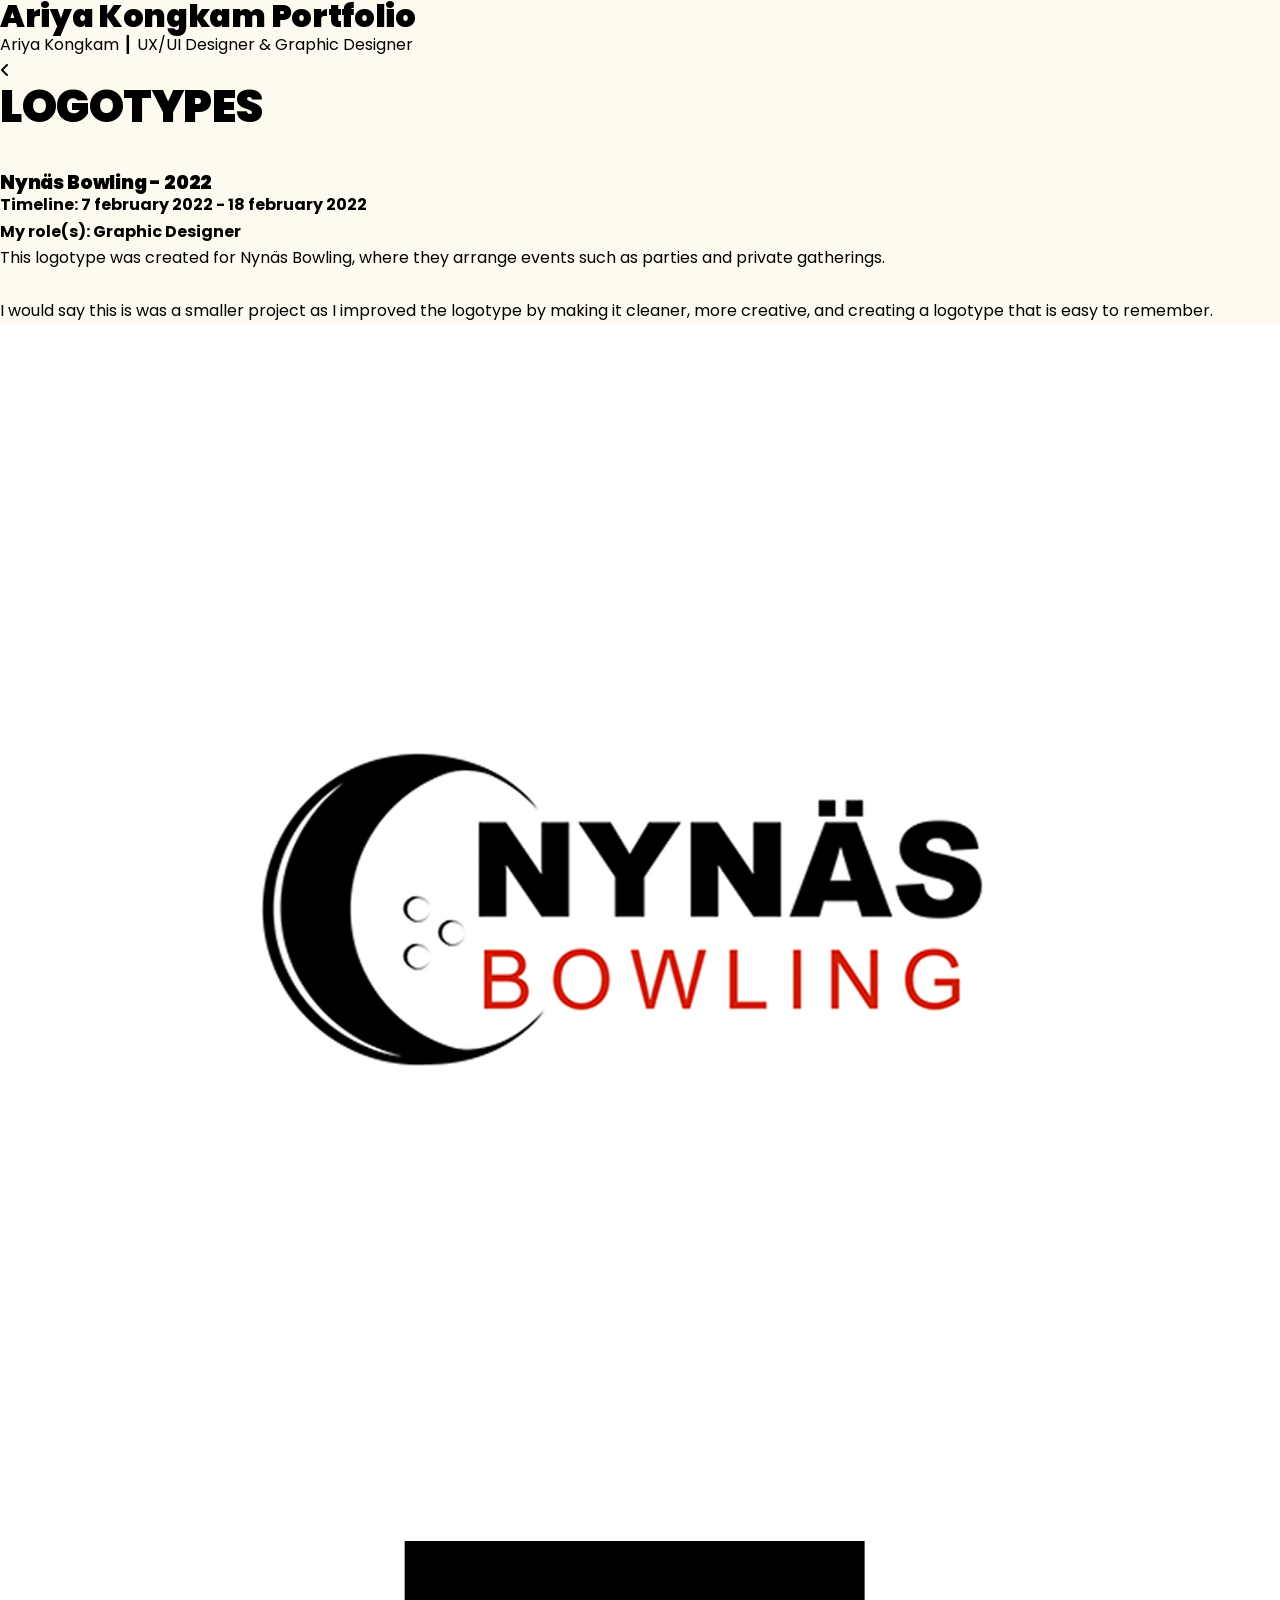
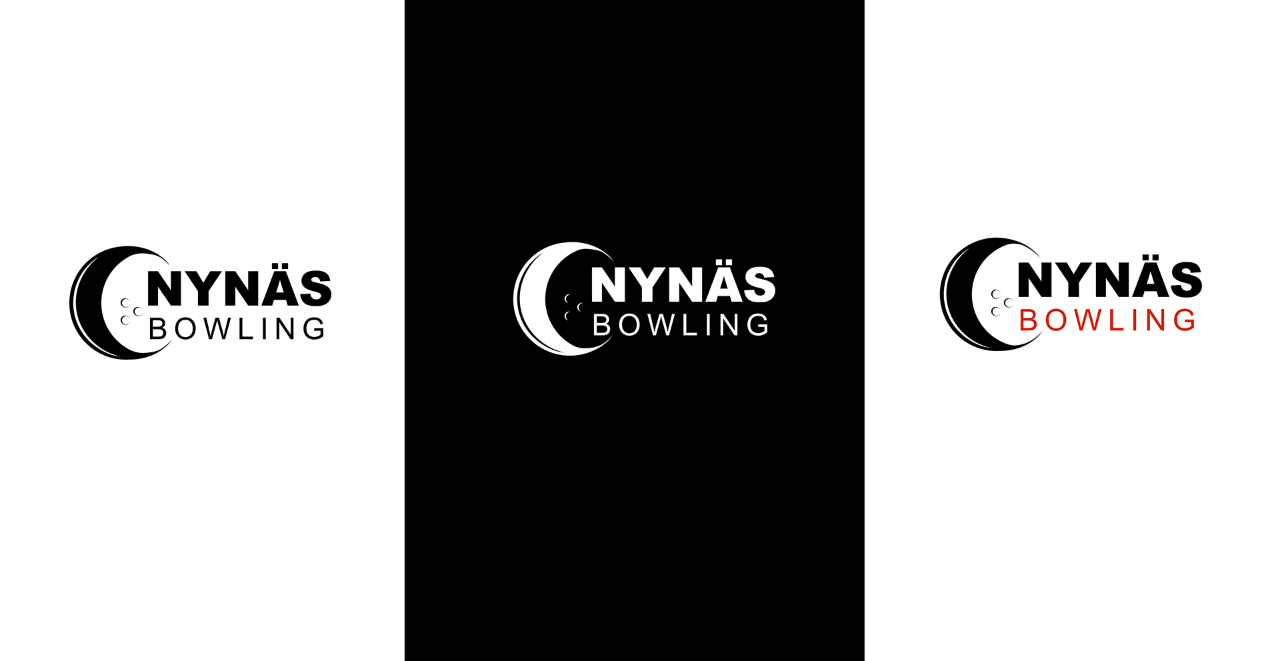
<file: nynasbowling.html>
<!DOCTYPE html>
<html>
    <head>
        <link rel="preconnect" href="https://fonts.googleapis.com">
        <link rel="preconnect" href="https://fonts.gstatic.com" crossorigin>
        <link href="https://fonts.googleapis.com/css2?family=Cedarville+Cursive&family=Poppins:ital,wght@0,100;0,200;0,300;0,400;0,500;0,600;0,700;0,800;0,900;1,100;1,200;1,300;1,400;1,500;1,600;1,700;1,800;1,900&display=swap" rel="stylesheet">

        <link rel="icon" type="image/x-icon" href="favi2.ico">
        <link rel="stylesheet" href="style.css">
        <title>Ariya Kongkam Portfolio</title>

        <link rel="stylesheet" href="https://cdnjs.cloudflare.com/ajax/libs/font-awesome/6.4.0/css/all.min.css">
    </head>

<body>
    <h1>Ariya Kongkam Portfolio</h1></a>
    <div class="underr">
        <a>Ariya Kongkam ┃ UX/UI Designer & Graphic Designer</a>
    </div>
    
<!--
<ul class="nav">
    <li><a href="#logotypes">Logotypes</a></li>
    <li><a href="#mockups">Mockups</a></li>
    <li><a href="#posters">Posters</a></li>
    <li><a href="">About Me</a></li>
    <li><a href="">Contact Me</a></li>
</ul>
-->

<div class="backicon">
    <a href="index.html"><i class="fa-solid fa-angle-left"></i></a>
    <h2>Logotypes</h2>
</div>

<div class="design">
    <h3>Nynäs Bowling - 2022</h3>
    <h4>Timeline: 7 february 2022 - 18 february 2022<br>
        My role(s): Graphic Designer</h4>

    <p>This logotype was created for Nynäs Bowling, where they arrange events such as parties and private gatherings.<br><br>
        I would say this is was a smaller project as I improved the logotype by making it cleaner, more creative, and creating a logotype that is easy to remember.</p>
    <img src="logotype_nynashamnbowling1.png"></a>
    <img src="logotype_nynashamnbowling.png"></a>
</div>

</body>
</html>
</file>
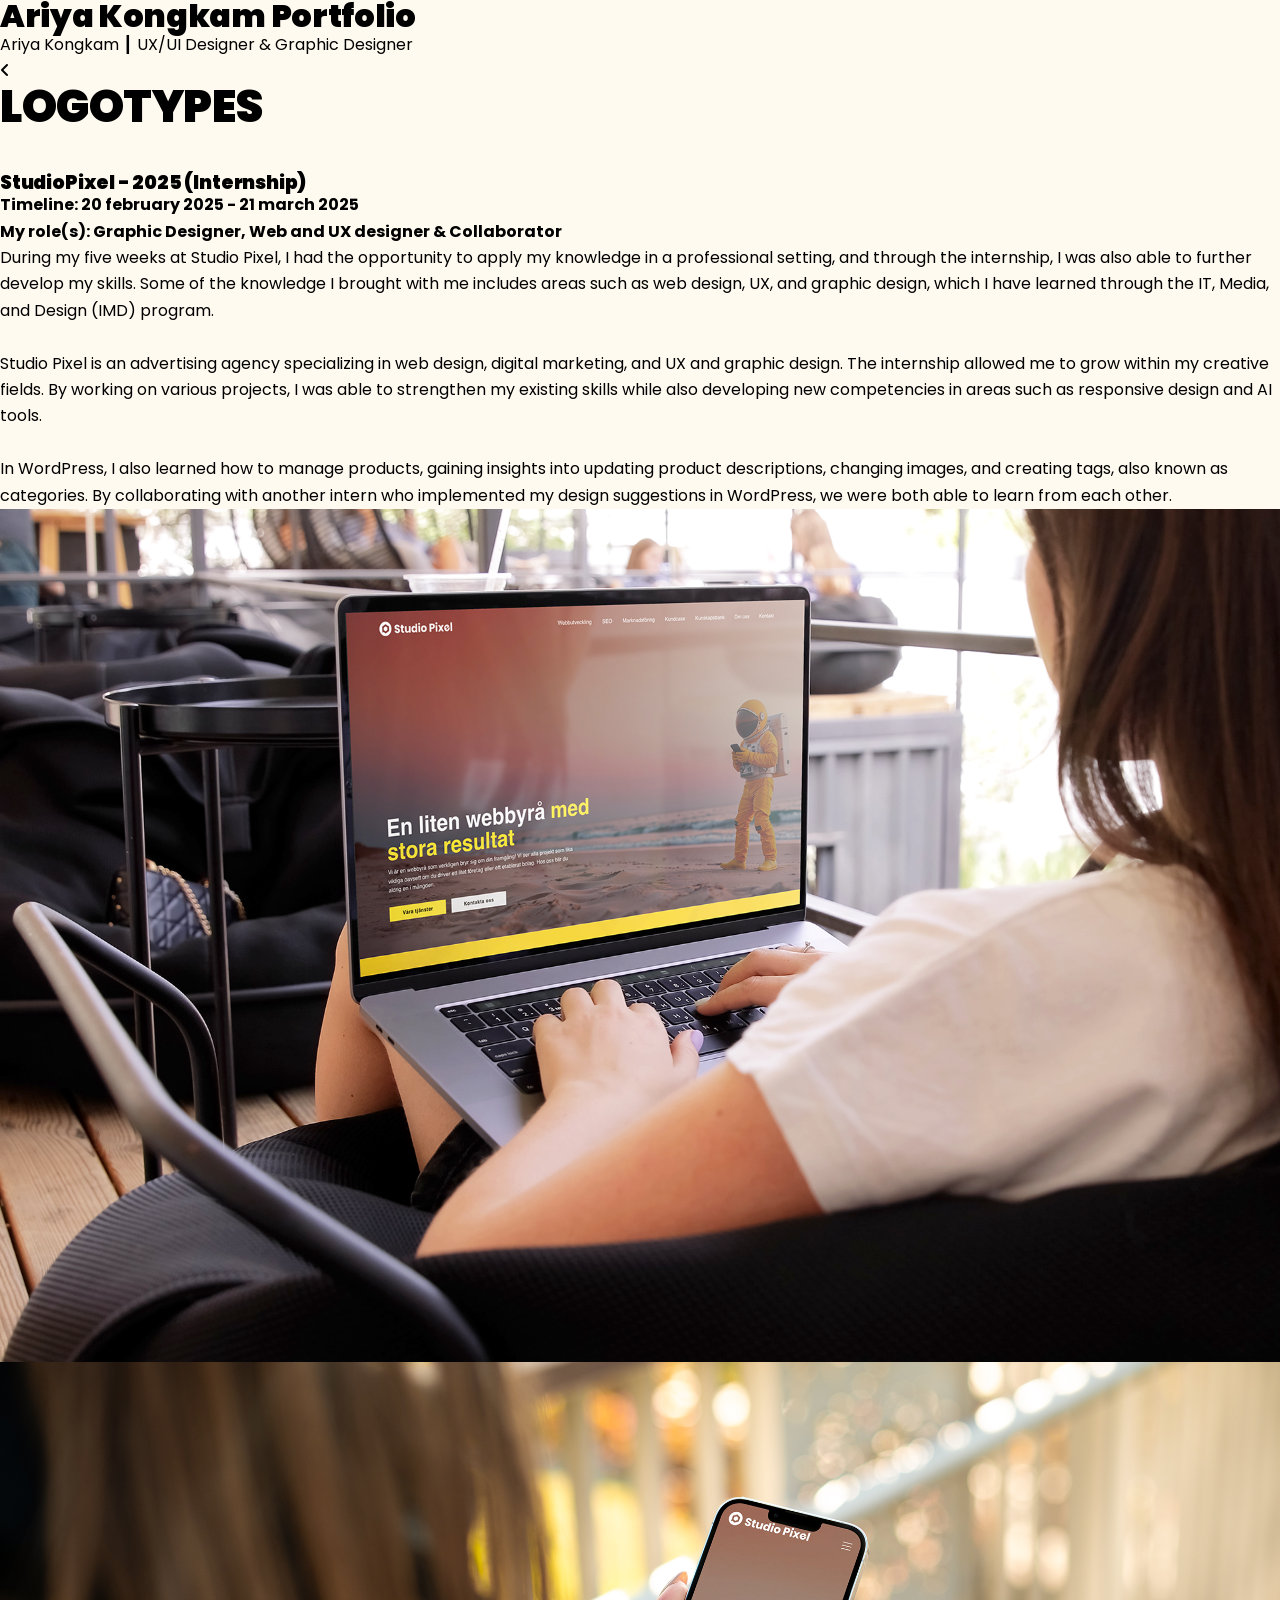
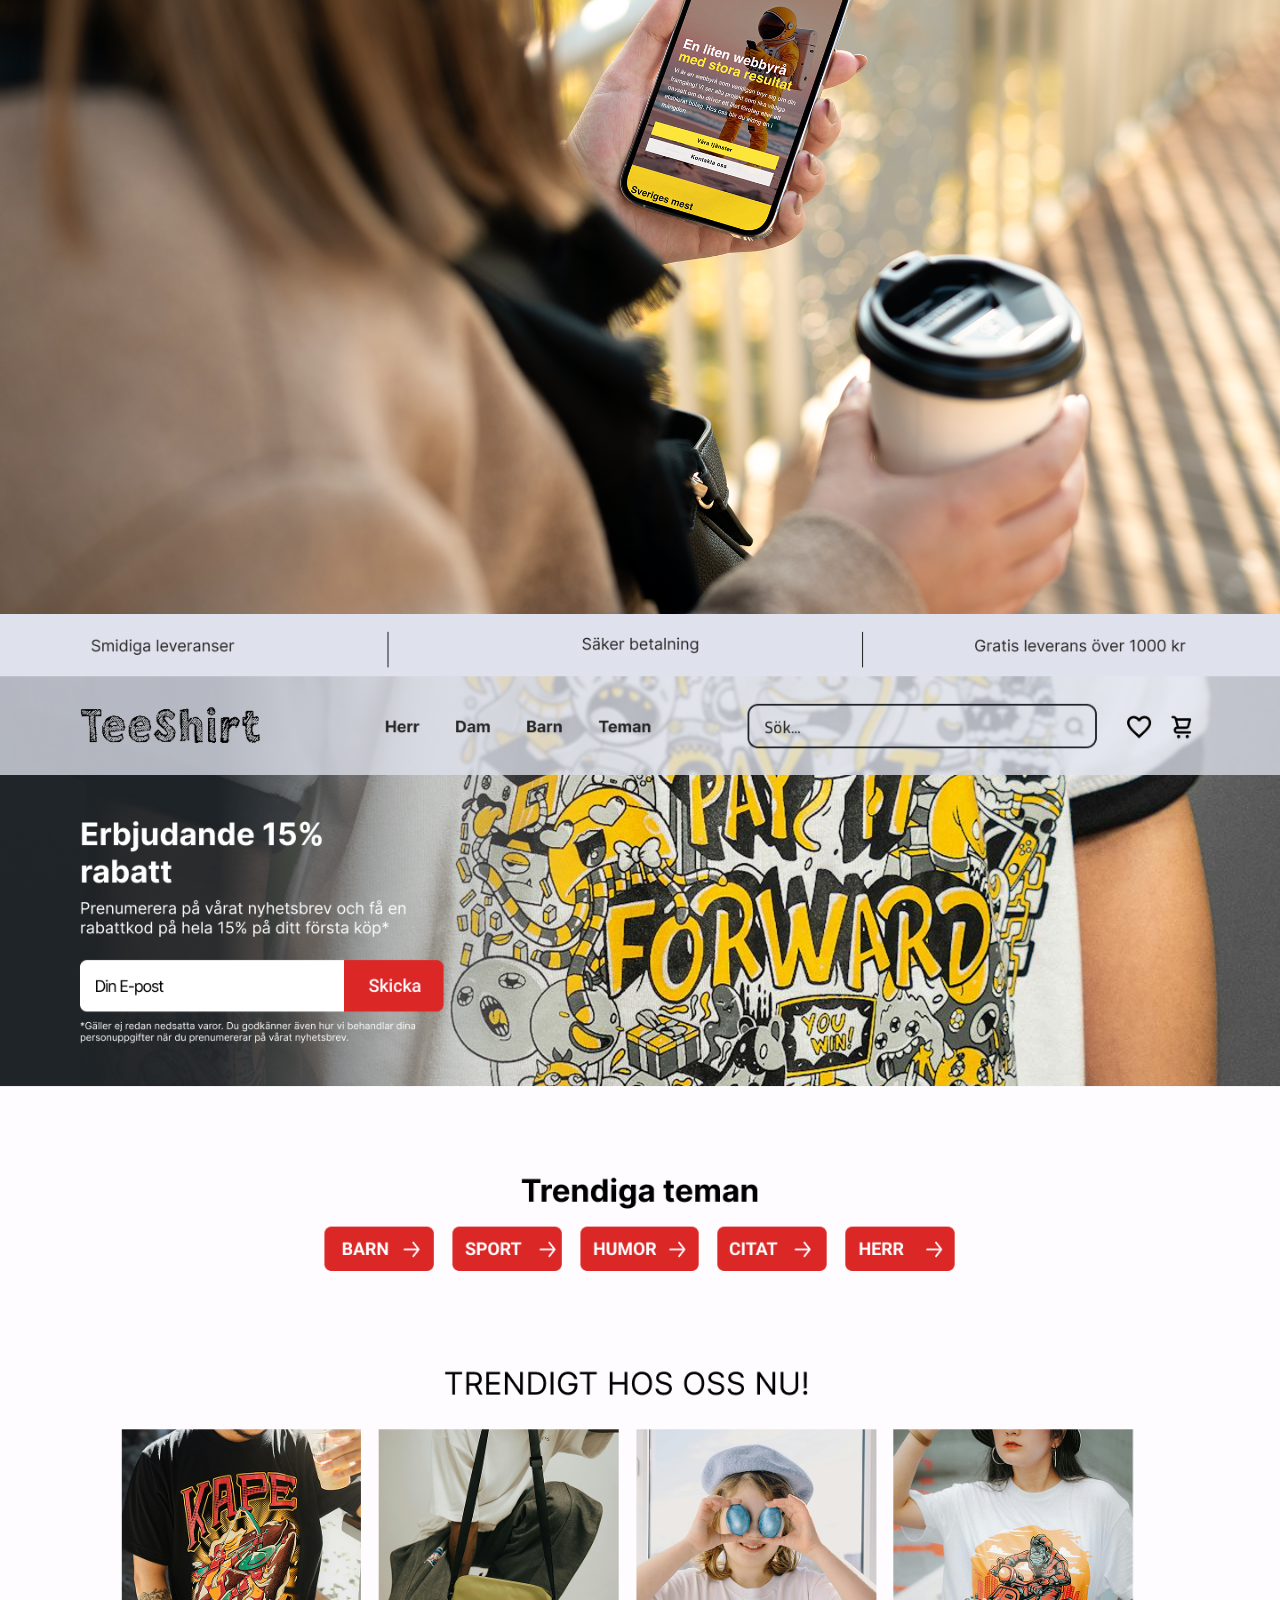
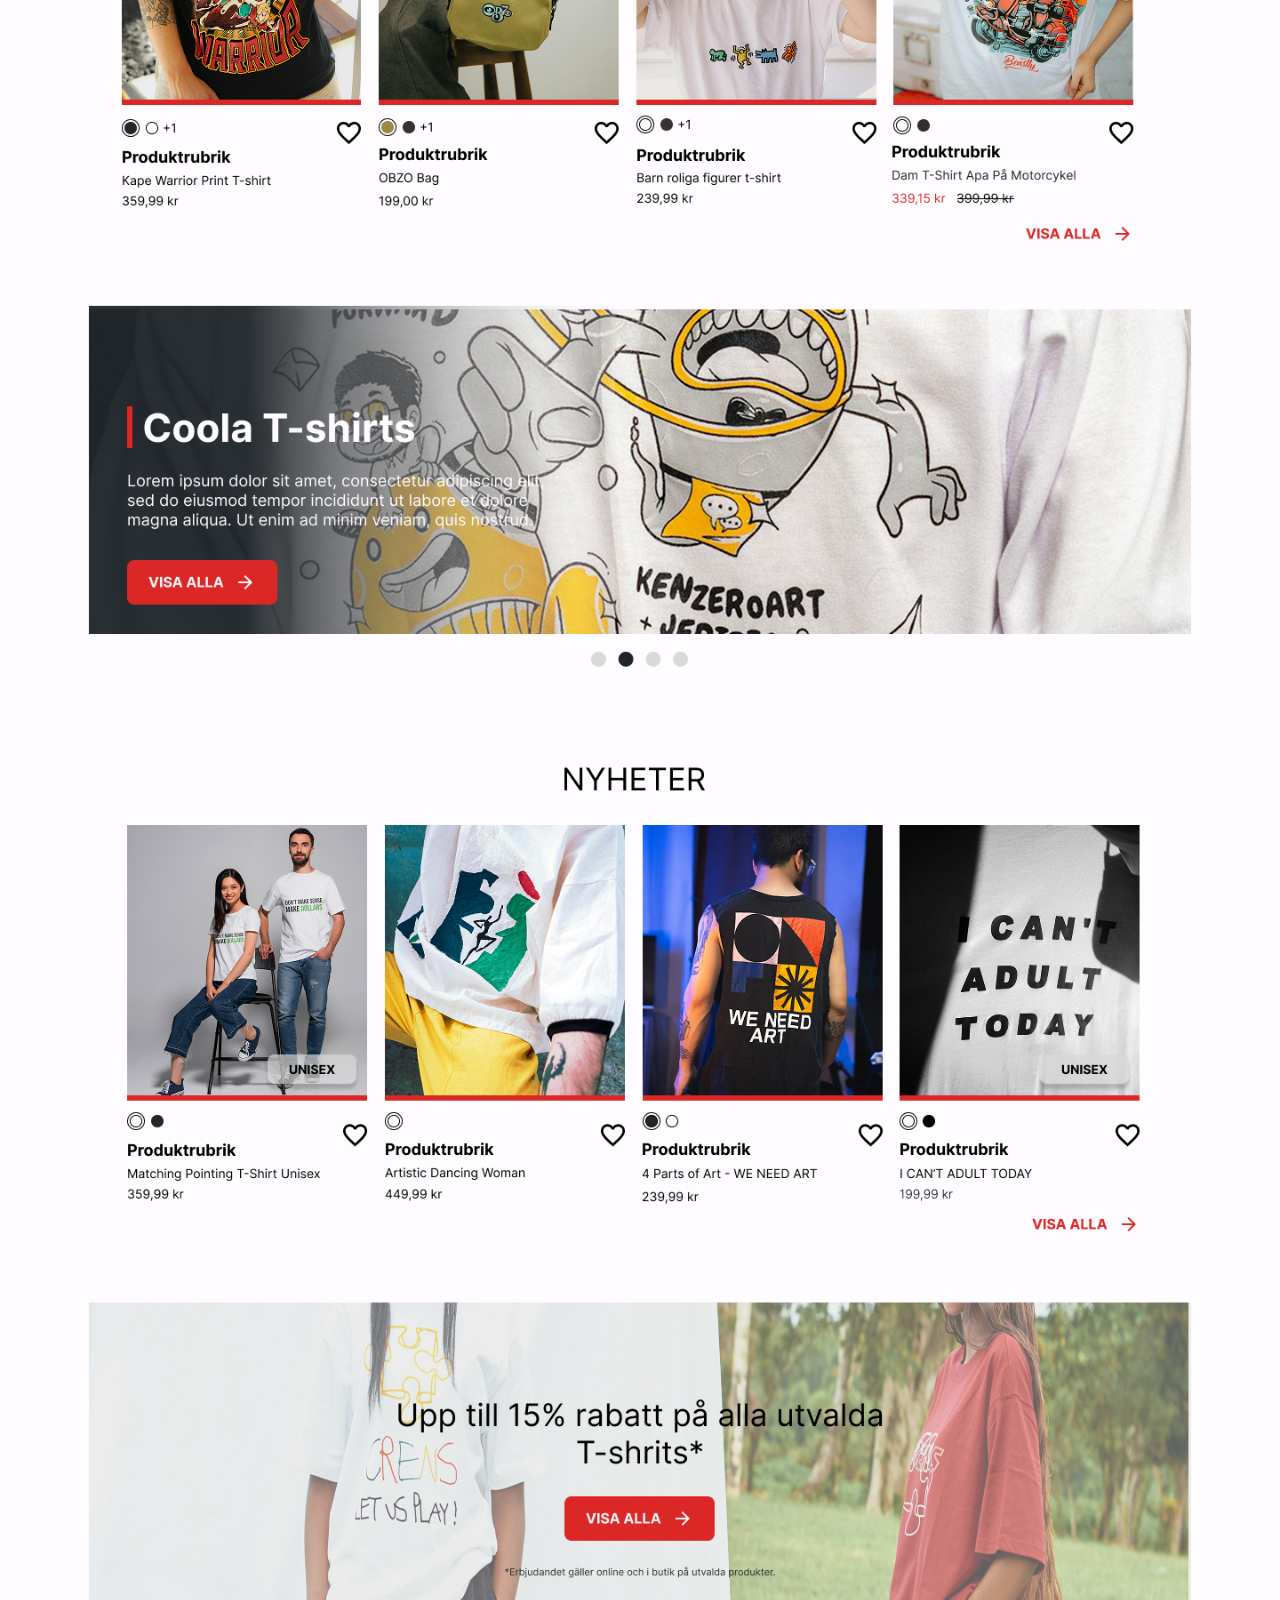
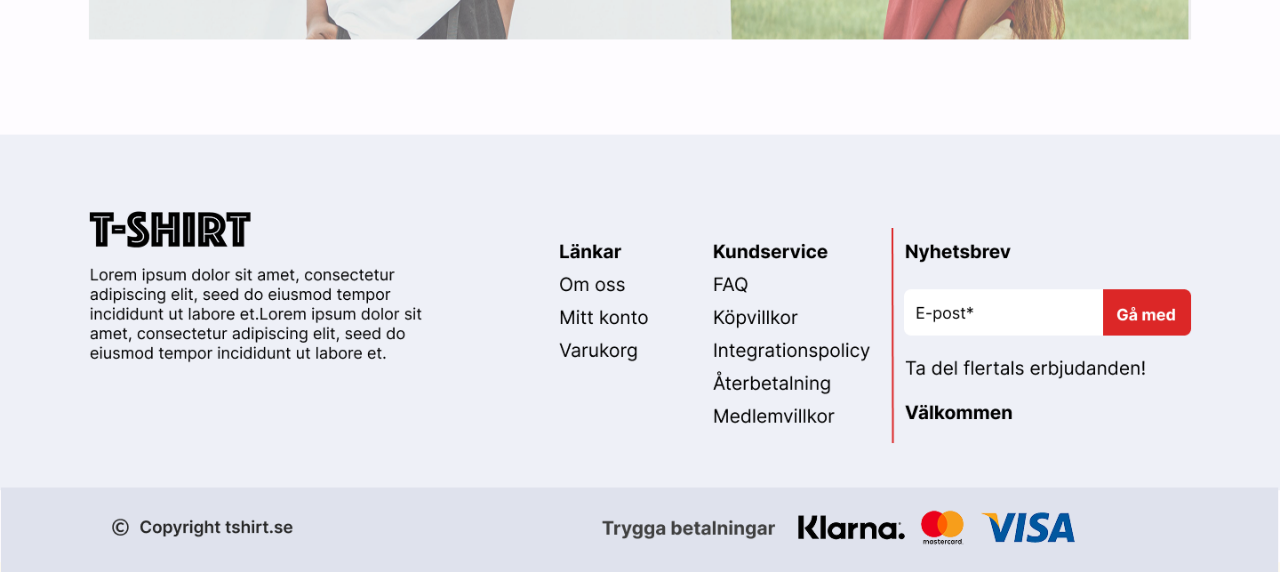
<file: studiopixel.html>
<!DOCTYPE html>
<html>
    <head>
        <link rel="preconnect" href="https://fonts.googleapis.com">
        <link rel="preconnect" href="https://fonts.gstatic.com" crossorigin>
        <link href="https://fonts.googleapis.com/css2?family=Cedarville+Cursive&family=Poppins:ital,wght@0,100;0,200;0,300;0,400;0,500;0,600;0,700;0,800;0,900;1,100;1,200;1,300;1,400;1,500;1,600;1,700;1,800;1,900&display=swap" rel="stylesheet">

        <link rel="icon" type="image/x-icon" href="favi2.ico">
        <link rel="stylesheet" href="style.css">
        <title>Ariya Kongkam Portfolio</title>

        <link rel="stylesheet" href="https://cdnjs.cloudflare.com/ajax/libs/font-awesome/6.4.0/css/all.min.css">
    </head>

<body>
    <h1>Ariya Kongkam Portfolio</h1></a>
    <div class="underr">
        <a>Ariya Kongkam ┃ UX/UI Designer & Graphic Designer</a>
    </div>
    
<!--
<ul class="nav">
    <li><a href="#logotypes">Logotypes</a></li>
    <li><a href="#mockups">Mockups</a></li>
    <li><a href="#posters">Posters</a></li>
    <li><a href="">About Me</a></li>
    <li><a href="">Contact Me</a></li>
</ul>
-->

<div class="backicon">
    <a href="index.html"><i class="fa-solid fa-angle-left"></i></a>
    <h2>Logotypes</h2>
</div>

<div class="design">
    <h3>StudioPixel - 2025 (Internship)</h3>
    <h4>Timeline: 20 february 2025 - 21 march 2025<br>
        My role(s): Graphic Designer, Web and UX designer & Collaborator</h4>

    <p>During my five weeks at Studio Pixel, I had the opportunity to apply my knowledge in a professional setting, and through the internship, I was also able to further develop my skills. Some of the knowledge I brought with me includes areas such as web design, UX, and graphic design, which I have learned through the IT, Media, and Design (IMD) program.<br><br>
    Studio Pixel is an advertising agency specializing in web design, digital marketing, and UX and graphic design. The internship allowed me to grow within my creative fields. By working on various projects, I was able to strengthen my existing skills while also developing new competencies in areas such as responsive design and AI tools.<br><br>
    In WordPress, I also learned how to manage products, gaining insights into updating product descriptions, changing images, and creating tags, also known as categories. By collaborating with another intern who implemented my design suggestions in WordPress, we were both able to learn from each other.</p>
    <img src="mockup_studiopixel.png">
    <img src="mockup_studiopixel2.png">
    <img src="uxui_tshirt.png">
</div>

</body>

</html>
</file>
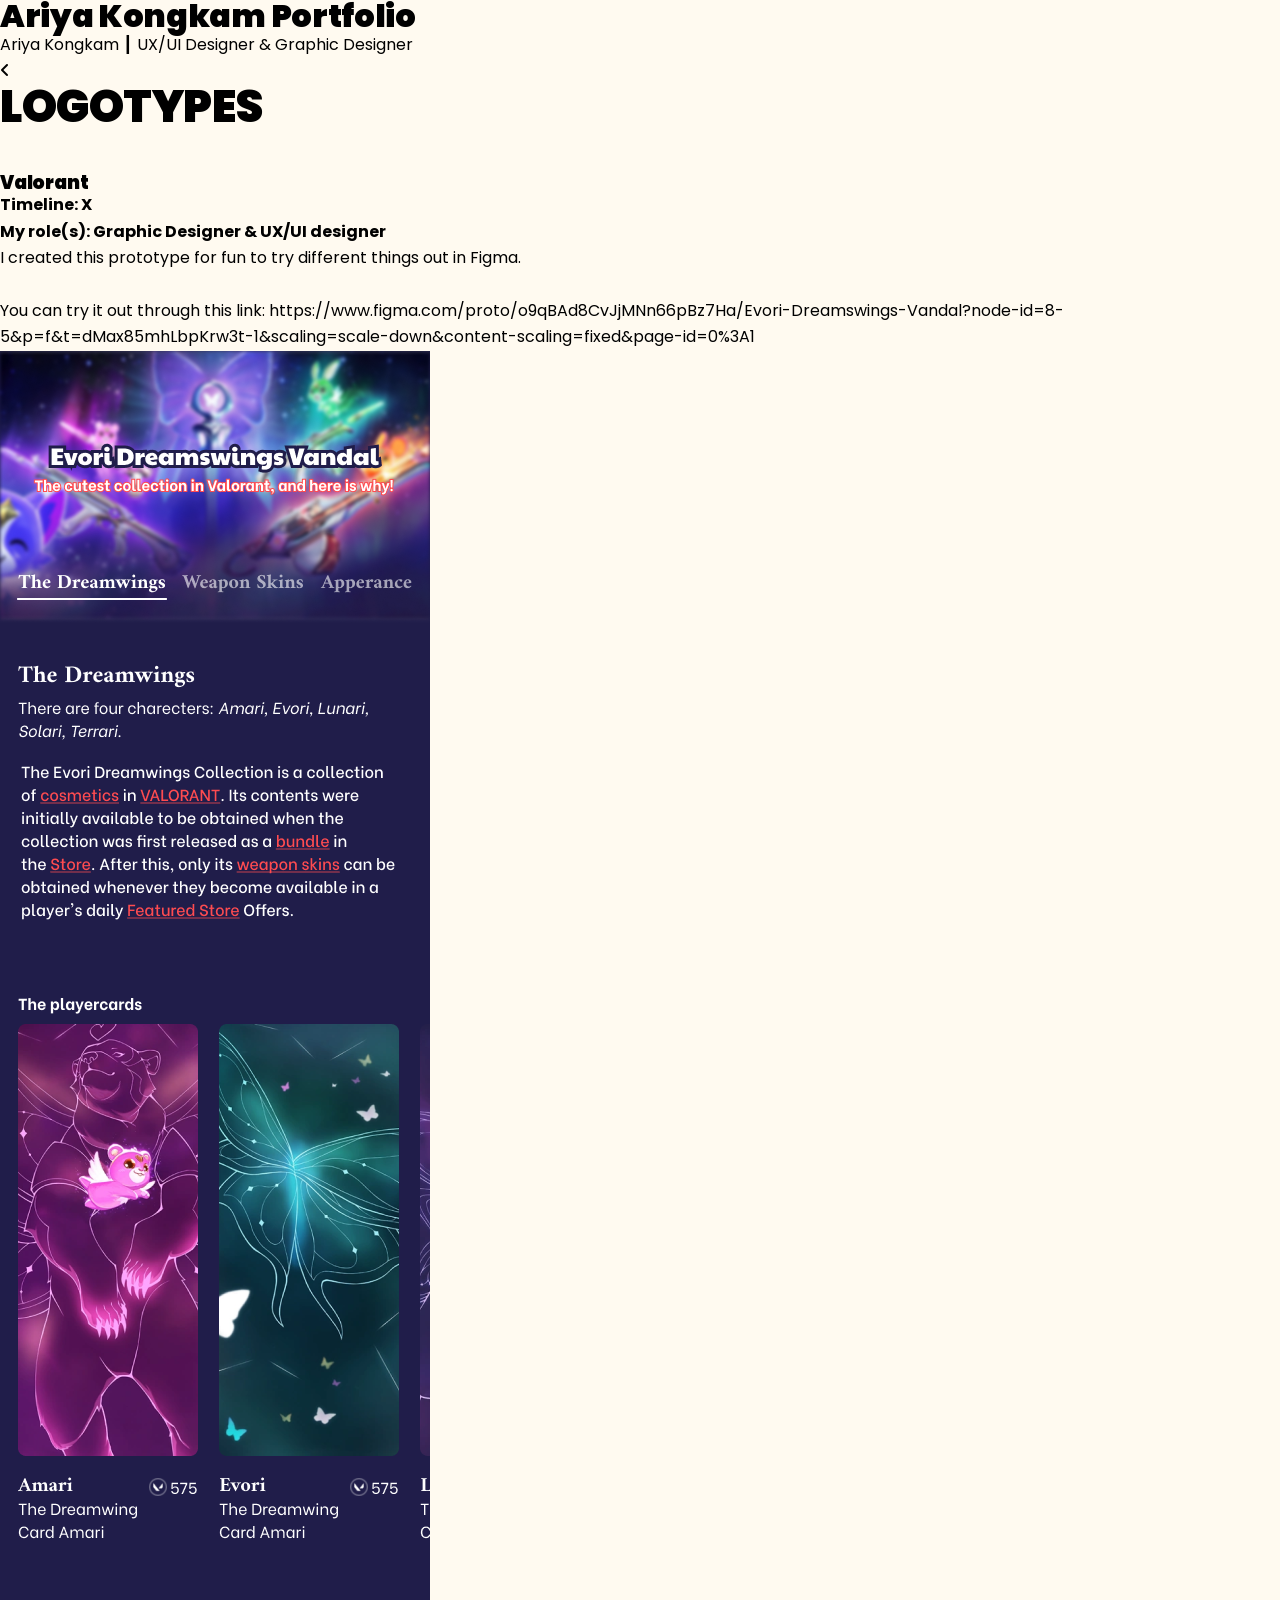
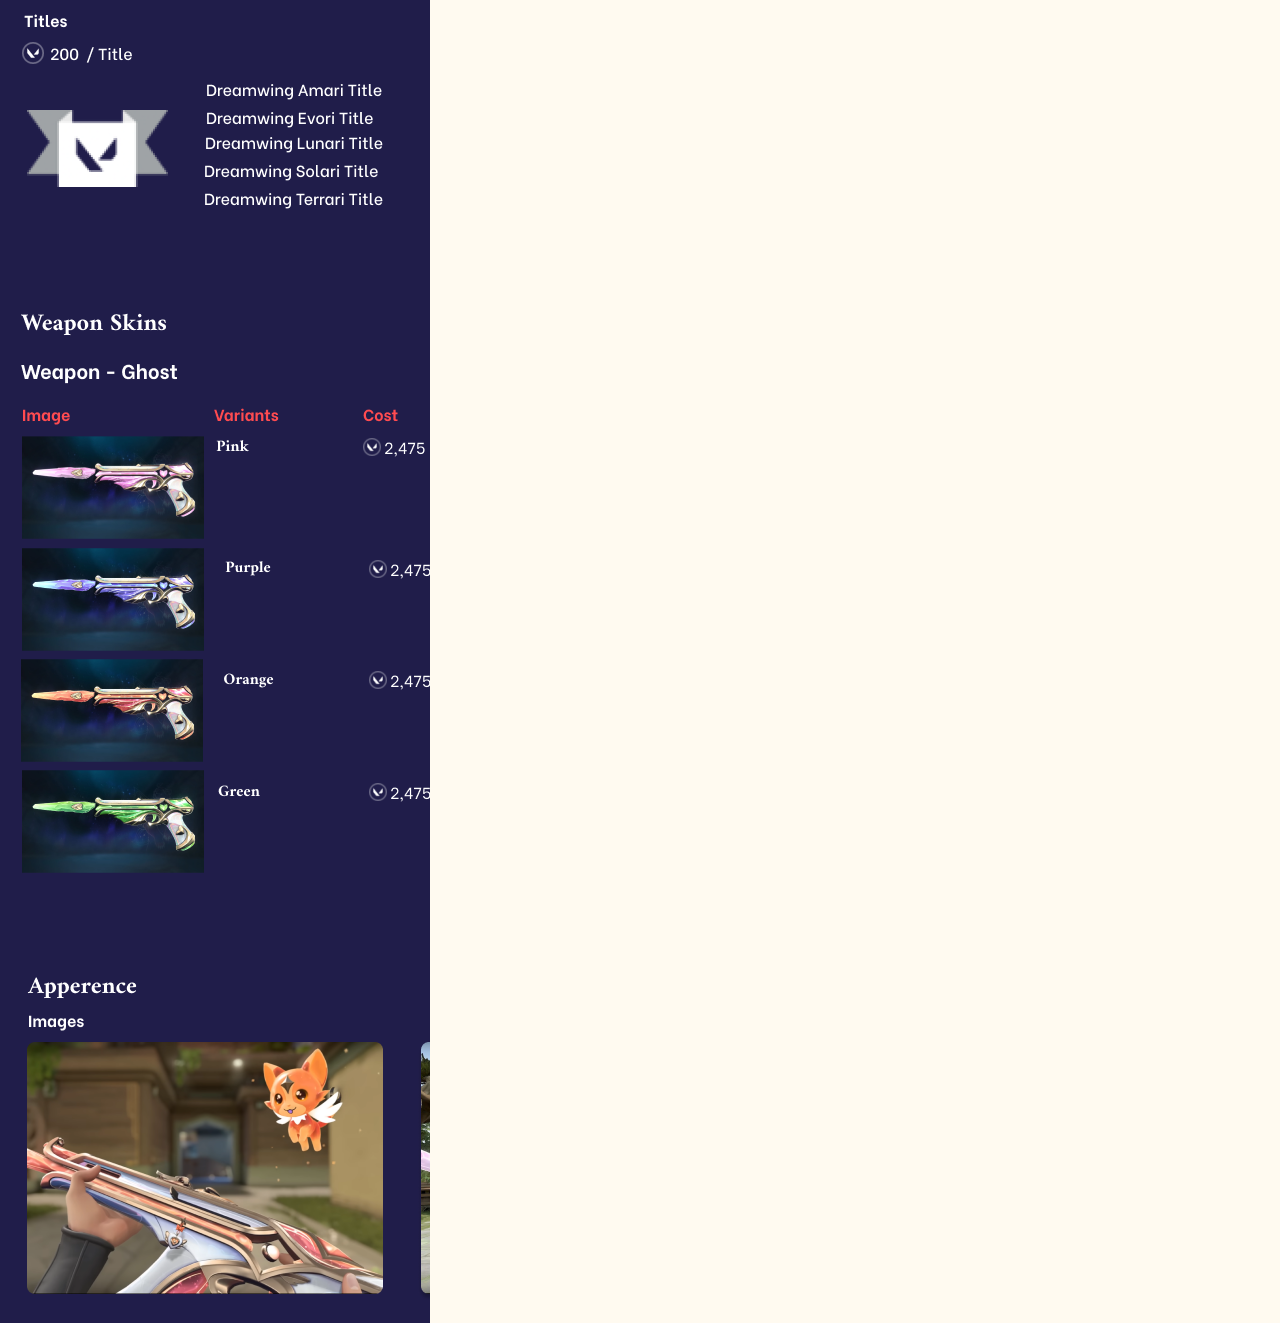
<file: valorant.html>
<!DOCTYPE html>
<html>
    <head>
        <link rel="preconnect" href="https://fonts.googleapis.com">
        <link rel="preconnect" href="https://fonts.gstatic.com" crossorigin>
        <link href="https://fonts.googleapis.com/css2?family=Cedarville+Cursive&family=Poppins:ital,wght@0,100;0,200;0,300;0,400;0,500;0,600;0,700;0,800;0,900;1,100;1,200;1,300;1,400;1,500;1,600;1,700;1,800;1,900&display=swap" rel="stylesheet">

        <link rel="icon" type="image/x-icon" href="favi2.ico">
        <link rel="stylesheet" href="style.css">
        <title>Ariya Kongkam Portfolio</title>

        <link rel="stylesheet" href="https://cdnjs.cloudflare.com/ajax/libs/font-awesome/6.4.0/css/all.min.css">
    </head>

<body>
    <h1>Ariya Kongkam Portfolio</h1></a>
    <div class="underr">
        <a>Ariya Kongkam ┃ UX/UI Designer & Graphic Designer</a>
    </div>
    
<!--
<ul class="nav">
    <li><a href="#logotypes">Logotypes</a></li>
    <li><a href="#mockups">Mockups</a></li>
    <li><a href="#posters">Posters</a></li>
    <li><a href="">About Me</a></li>
    <li><a href="">Contact Me</a></li>
</ul>
-->

<div class="backicon">
    <a href="index.html"><i class="fa-solid fa-angle-left"></i></a>
    <h2>Logotypes</h2>
</div>

<div class="design">
    <h3>Valorant</h3>
    <h4>Timeline: X<br>
        My role(s): Graphic Designer & UX/UI designer</h4>

    <p>I created this prototype for fun to try different things out in Figma.<br><br>
        You can try it out through this link: https://www.figma.com/proto/o9qBAd8CvJjMNn66pBz7Ha/Evori-Dreamswings-Vandal?node-id=8-5&p=f&t=dMax85mhLbpKrw3t-1&scaling=scale-down&content-scaling=fixed&page-id=0%3A1</p>
    <img src="uxui_valorant.png">
</div>

</body>
</html>
</file>
<file: style.css>
/* ---------- Tokens (edit colours/fonts here) ---------- */
:root{
  --cream:#FFFAF0;
  --ink:#000;
  --pill:#262626;
  --grey:#6b6b6b;
  --paper:#E4DFD3;
  --line:#d8d1c2;
  --font:'Poppins',system-ui,sans-serif;
  --pad:clamp(20px,5vw,72px);
}
*{box-sizing:border-box;margin:0}
html{scroll-behavior:smooth;scroll-padding-top:76px}
body{background:var(--cream);color:var(--ink);font:400 1rem/1.65 var(--font);-webkit-font-smoothing:antialiased}
img{max-width:100%;display:block}
a{color:inherit}
:focus-visible{outline:3px solid var(--ink);outline-offset:3px;border-radius:6px}
.skip{position:absolute;left:-999px;background:var(--ink);color:#fff;padding:8px 14px;z-index:99}
.skip:focus{left:8px;top:8px}

section{padding:clamp(56px,9vw,112px) var(--pad);max-width:1280px;margin:0 auto}
h1,h2,h3{font-weight:900;line-height:1;letter-spacing:-.01em}
h2{font-size:clamp(1.8rem,4.5vw,2.8rem);text-transform:uppercase;margin-bottom:clamp(24px,4vw,44px)}
.lead{font-size:clamp(1.05rem,2vw,1.25rem);max-width:34em}
.section-note{color:var(--grey);margin:-24px 0 32px}

/* ---------- Nav ---------- */
.nav{position:sticky;top:0;z-index:50;display:flex;justify-content:space-between;align-items:center;padding:14px var(--pad);background:rgba(255,250,240,.94);backdrop-filter:blur(6px);border-bottom:1px solid var(--line)}
.logo{font-weight:900;font-size:1.4rem;text-decoration:none}
.nav nav{display:flex;gap:clamp(14px,2.4vw,32px);align-items:center}
.nav nav a{text-decoration:none;font-weight:600;font-size:.95rem;padding:6px 2px;border-bottom:2px solid transparent;transition:border-color .2s}
.nav nav a:hover{border-color:var(--ink)}
.nav nav a.pill-link{background:var(--pill);color:#fff;border-radius:999px;padding:8px 20px;border:0}
.burger{display:none;width:44px;height:44px;border:0;background:none;cursor:pointer;position:relative}
.burger span{position:absolute;left:10px;right:10px;height:3px;background:var(--ink);border-radius:2px;transition:transform .25s,top .25s}
.burger span:first-child{top:16px}.burger span:last-child{top:25px}
.burger[aria-expanded=true] span:first-child{top:21px;transform:rotate(45deg)}
.burger[aria-expanded=true] span:last-child{top:21px;transform:rotate(-45deg)}

/* ---------- Hero ---------- */
.hero{display:grid;grid-template-columns:1.7fr .8fr;gap:clamp(24px,5vw,72px);align-items:center;padding-top:clamp(28px,5vw,56px);padding-bottom:clamp(24px,4vw,48px)}
.hero h1{font-size:clamp(2.8rem,8.5vw,6.4rem);text-transform:uppercase;line-height:.92;position:relative;display:inline-block}
.role-line{margin:clamp(20px,3vw,32px) 0 12px;font-weight:800;font-size:clamp(1.3rem,3vw,2rem);text-transform:uppercase;display:flex;flex-wrap:wrap;gap:.4em;align-items:baseline}
.role-line>span:first-child{font-weight:500;text-transform:none;color:var(--grey);font-size:.7em}
.roles{display:inline-grid}
.roles b{grid-area:1/1;opacity:0;transform:translateY(60%);transition:opacity .45s,transform .45s}
.roles b.on{opacity:1;transform:none}
.actions{display:flex;flex-wrap:wrap;gap:12px;margin-top:28px}
.btn{display:inline-block;background:var(--pill);color:#fff;font-weight:600;text-decoration:none;padding:14px 28px;border-radius:999px;border:2px solid var(--pill);transition:transform .2s,background .2s,color .2s}
.btn:hover{transform:translateY(-2px)}
.btn.ghost{background:transparent;color:var(--ink);border-color:var(--ink)}
.btn.ghost:hover{background:var(--ink);color:#fff}

.hero-photo{position:relative;justify-self:center;width:min(100%,250px)}
.paper{background:var(--paper);padding:26px 26px 30px;display:flex;clip-path:polygon(0 0,100% 0,100% 96%,92% 99%,82% 96%,70% 100%,58% 97%,46% 100%,34% 96%,22% 99%,10% 96%,0 99%);aspect-ratio:3/4}
.photo{flex:1;width:100%;background:var(--pill);color:#fff;display:grid;place-items:center;font-size:.85rem;overflow:hidden}
.photo img{width:100%;height:100%;object-fit:cover}

/* ---------- About ---------- */
.about-grid{display:grid;grid-template-columns:1fr 1fr;gap:clamp(24px,5vw,72px);align-items:start}
.big-text{font-size:clamp(1.25rem,2.6vw,1.8rem);font-weight:800;line-height:1.2}
.prose p+p{margin-top:1em}
.prose{max-width:34em}

/* ---------- Skills ---------- */
.tags{display:flex;flex-wrap:wrap;gap:8px;list-style:none;padding:0}
.tags li{background:var(--pill);color:#fff;font-weight:600;font-size:.88rem;padding:9px 18px;border-radius:999px}
.tags li.todo{background:transparent;color:var(--grey);border:2px dashed var(--line)}
.langs{margin-top:40px;color:var(--grey)}.langs b{color:var(--ink)}

/* ---------- Projects ---------- */
.grid{display:grid;grid-template-columns:repeat(12,1fr);gap:clamp(28px,4vw,48px) clamp(16px,3vw,32px)}
.card{grid-column:span 6;text-decoration:none;display:block}
.card:nth-child(4n+1),.card:nth-child(4n){grid-column:span 7}
.card:nth-child(4n+2),.card:nth-child(4n+3){grid-column:span 5}
.thumb{position:relative;overflow:hidden;border-radius:28px;background:var(--paper);aspect-ratio:5/4;display:grid;place-items:center;color:var(--grey);font-size:.9rem}
.thumb img{position:absolute;inset:0;width:100%;height:100%;object-fit:cover;transition:transform .6s cubic-bezier(.2,.7,.2,1)}
.card:hover .thumb img,.card:focus-visible .thumb img{transform:scale(1.05)}
.view{position:absolute;right:16px;bottom:16px;background:var(--cream);color:var(--ink);font-weight:600;font-size:.85rem;padding:8px 18px;border-radius:999px;opacity:0;transform:translateY(8px);transition:opacity .25s,transform .25s}
.card:hover .view,.card:focus-visible .view{opacity:1;transform:none}
.card h3{font-size:1.8rem;margin:18px 0 6px;text-transform:uppercase;background:linear-gradient(var(--ink),var(--ink)) 0 100%/0 3px no-repeat;display:inline;transition:background-size .3s}
.card:hover h3{background-size:100% 3px}
.cat{display:inline-block;background:var(--pill);color:#fff;font-size:.75rem;font-weight:600;padding:4px 14px;border-radius:999px;margin-top:16px}
.card p{margin-top:8px;max-width:38em}
.tools{color:var(--grey);font-size:.88rem}

#projects{max-width:1440px;padding-top:clamp(32px,5vw,56px)}
#projects h2{font-size:clamp(2.2rem,6vw,4rem)}
#about,#skills,#experience{padding-top:clamp(36px,5vw,64px);padding-bottom:clamp(36px,5vw,64px)}
#about h2,#skills h2,#experience h2{font-size:clamp(1.4rem,3vw,2rem)}
.filters{display:flex;flex-wrap:wrap;gap:8px;margin:-8px 0 32px}.filters:empty{display:none}
.filters button{font:600 .88rem var(--font);padding:8px 18px;border-radius:999px;border:2px solid var(--ink);background:transparent;cursor:pointer}
.filters button[aria-pressed=true]{background:var(--pill);color:#fff}
.card[hidden]{display:none}

/* ---------- Experience (compact, expandable) ---------- */
.exp{border-top:2px solid var(--ink)}
.exp details{border-bottom:1px solid var(--line)}
.exp summary{list-style:none;cursor:pointer;display:grid;grid-template-columns:2fr 1.2fr 1.3fr 24px;gap:12px;padding:16px 0;align-items:center;font-weight:600}
.exp summary::-webkit-details-marker{display:none}
.exp summary::after{content:"+";font-weight:800;font-size:1.3rem;justify-self:end;transition:transform .25s}
.exp details[open] summary::after{transform:rotate(45deg)}
.exp .o,.exp .w{color:var(--grey);font-weight:400;font-size:.92rem}
.exp ul{padding:0 0 18px 1.2em}
.sub{font-size:1.4rem;text-transform:uppercase;margin:48px 0 20px}
.edu{list-style:none;padding:0;display:grid;gap:18px}
.edu b{display:block}.edu span{color:var(--grey);font-size:.92rem}

/* ---------- Contact ---------- */
.contact h2{font-size:clamp(2.2rem,7vw,5rem)}
.contact-links{display:flex;flex-wrap:wrap;gap:12px;margin-top:32px}
footer{display:flex;justify-content:space-between;padding:28px var(--pad);border-top:1px solid var(--line);color:var(--grey);font-size:.9rem;max-width:1280px;margin:0 auto}

/* ---------- Tablet ---------- */
@media(max-width:900px){
  .hero{grid-template-columns:1fr;min-height:0}
  .hero-photo{order:-1;width:min(55%,220px);justify-self:start;margin-bottom:12px}
  .about-grid{grid-template-columns:1fr}
  .card,.card:nth-child(n){grid-column:span 6}
}
/* ---------- Mobile ---------- */
@media(max-width:640px){
  .burger{display:block}
  .nav nav{position:absolute;top:100%;left:0;right:0;flex-direction:column;align-items:stretch;gap:0;background:var(--cream);border-bottom:1px solid var(--line);padding:8px var(--pad) 20px;display:none}
  .nav nav.open{display:flex}
  .nav nav a{font-size:1.2rem;font-weight:800;padding:14px 0;border-bottom:1px solid var(--line)}
  .nav nav a.pill-link{text-align:center;margin-top:14px;padding:14px}
  .card,.card:nth-child(n){grid-column:1/-1}
  .view{opacity:1;transform:none}
  .btn{width:100%;text-align:center}
  .exp summary{grid-template-columns:1fr 24px;gap:2px 12px}
  .exp summary::after{grid-column:2;grid-row:1/4}
    .contact-links .btn{word-break:break-all}
}
/* ---------- Scroll reveal ---------- */
.reveal{opacity:0;transform:translateY(18px);transition:opacity .6s ease,transform .6s ease}
.reveal.in{opacity:1;transform:none}
@media(prefers-reduced-motion:reduce){
  .reveal{opacity:1;transform:none}
  html{scroll-behavior:auto}
  *{transition:none!important}
}

/* ---------- Skills tiles ---------- */
.skill-groups{display:grid;grid-template-columns:repeat(12,1fr);gap:16px}
.tile{grid-column:span 6;border:2px solid var(--ink);border-radius:28px;padding:clamp(20px,3vw,32px)}
.tile h3{font-size:1.25rem;text-transform:uppercase;margin-bottom:18px}
.tile .tags li{transition:transform .2s}
.tile .tags li:hover{transform:rotate(-3deg) translateY(-2px)}
.t0{background:var(--pill);color:#fff}
.t0 .tags li{background:var(--cream);color:var(--ink)}
.t1,.t3{background:var(--paper)}
.t4{grid-column:1/-1}
.t4 .tags li.todo{border-color:var(--grey)}
@media(min-width:901px){.t0,.t3{grid-column:span 7}.t1,.t2{grid-column:span 5}}
@media(max-width:640px){.tile,.t4{grid-column:1/-1}}
</file>
<file: modal.css>
/* Case study pop-up. Loads after style.css */
body.cm-open{overflow:hidden}
dialog.cm{width:min(1000px,100%);max-width:100%;max-height:100dvh;height:100dvh;margin:0 auto;padding:0;border:0;background:var(--cream);color:var(--ink);overflow-y:auto;overscroll-behavior:contain}
dialog.cm::backdrop{background:rgba(0,0,0,.6)}
@media(min-width:760px){
  dialog.cm{height:auto;max-height:calc(100dvh - 48px);margin:24px auto;border-radius:32px}
}
@media(prefers-reduced-motion:no-preference){
  dialog.cm[open]{animation:cm-in .3s ease}
  dialog.cm[open]::backdrop{animation:cm-fade .3s ease}
  @keyframes cm-in{from{opacity:0;transform:translateY(24px)}}
  @keyframes cm-fade{from{opacity:0}}
}
.cm-inner{padding:clamp(20px,4vw,48px)}
.cm-close{position:sticky;top:0;float:right;z-index:3;font:600 .9rem var(--font);background:var(--pill);color:#fff;border:0;border-radius:999px;padding:10px 22px;cursor:pointer}
.cm-close:hover{transform:translateY(-1px)}
.cm-head{clear:both;padding-top:8px}
.cm-head .cat{margin:0 0 14px}
.cm-head h2{font-size:clamp(2.2rem,8vw,4.6rem);text-transform:uppercase;line-height:.95;margin:0}
.cm-head .lead{margin-top:16px}
.cm-meta{display:grid;grid-template-columns:repeat(auto-fit,minmax(150px,1fr));gap:18px;margin:28px 0;padding:20px 0;border-top:2px solid var(--ink);border-bottom:1px solid var(--line)}
.cm-meta dt{color:var(--grey);font-size:.85rem}
.cm-meta dd{margin:2px 0 0;font-weight:600}
.cm-media{position:relative;margin:0;border-radius:24px;overflow:hidden;background:var(--paper);aspect-ratio:4/3}
.cm-media.hero,.cm-media.wide{aspect-ratio:16/9;grid-column:1/-1}
.cm-media img,.cm-media video,.cm-media iframe{position:absolute;inset:0;width:100%;height:100%;object-fit:cover;border:0}
.cm-media video{background:#000}
.cm-media.logo img{object-fit:contain;padding:clamp(16px,5vw,56px)}
.cm-block{display:grid;grid-template-columns:1fr 2fr;gap:clamp(12px,4vw,48px);padding:clamp(24px,4vw,44px) 0;border-bottom:1px solid var(--line)}
.cm-block h3{font-size:clamp(1.15rem,2.4vw,1.5rem);margin:0}
.cm-block p+p{margin-top:1em}
.cm-gallery{display:grid;grid-template-columns:1fr 1fr;gap:clamp(10px,2vw,20px);padding-top:clamp(24px,4vw,44px)}
.cm-meta+.cm-media{margin-bottom:0}
@media(max-width:640px){
  .cm-block{grid-template-columns:1fr}
  .cm-gallery{grid-template-columns:1fr}
}
</file>
